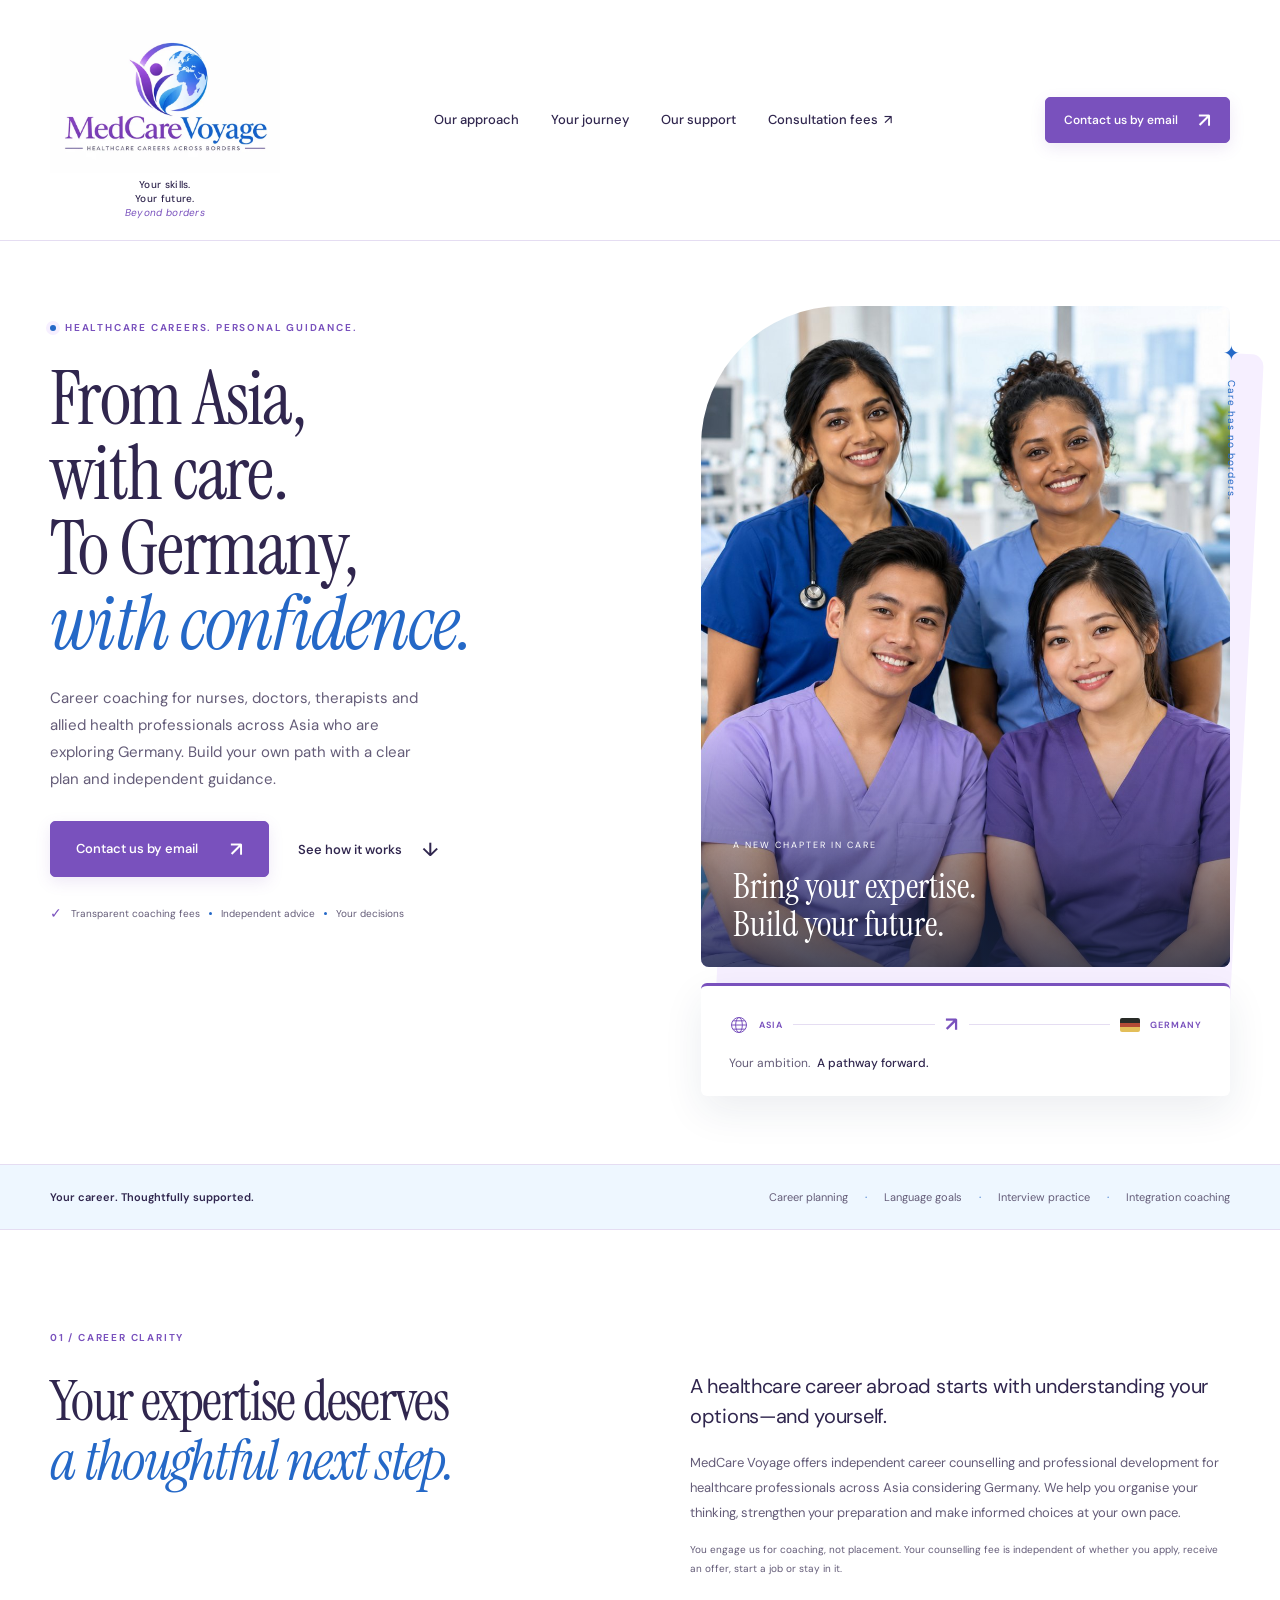
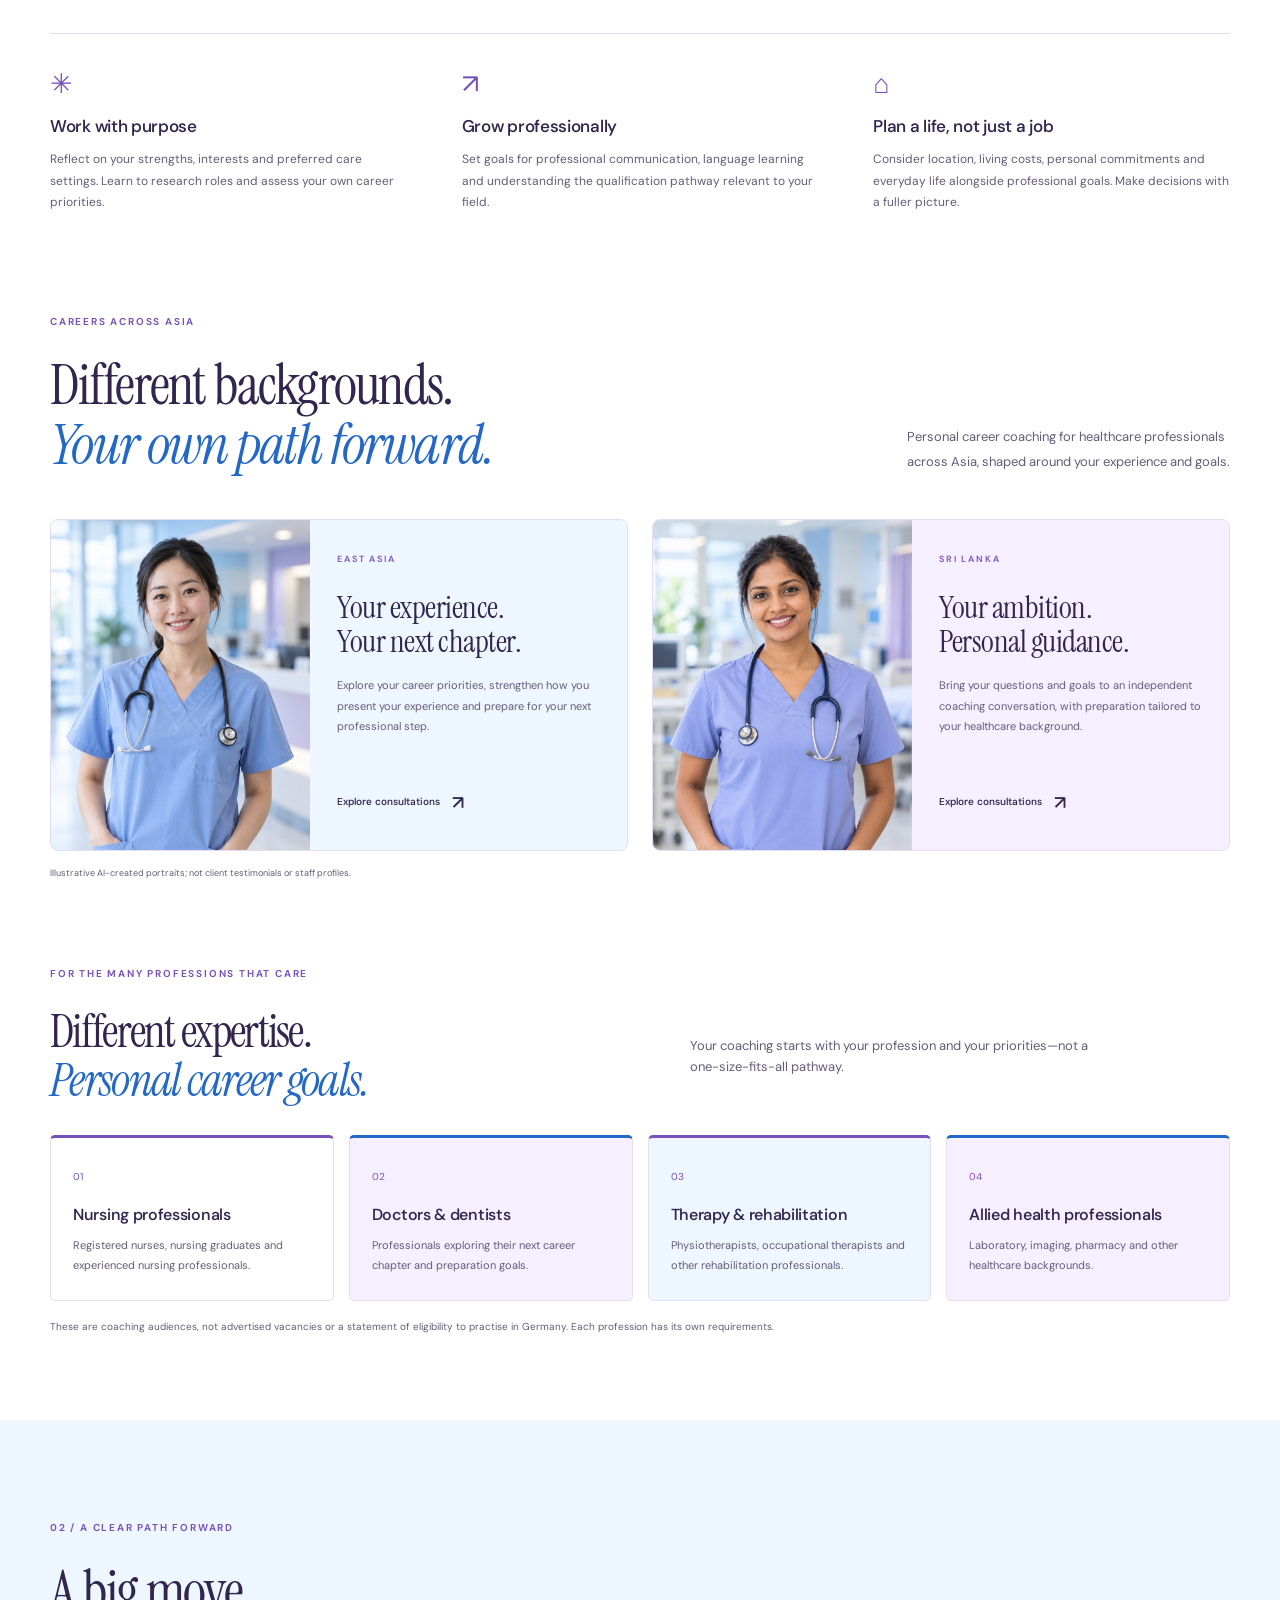
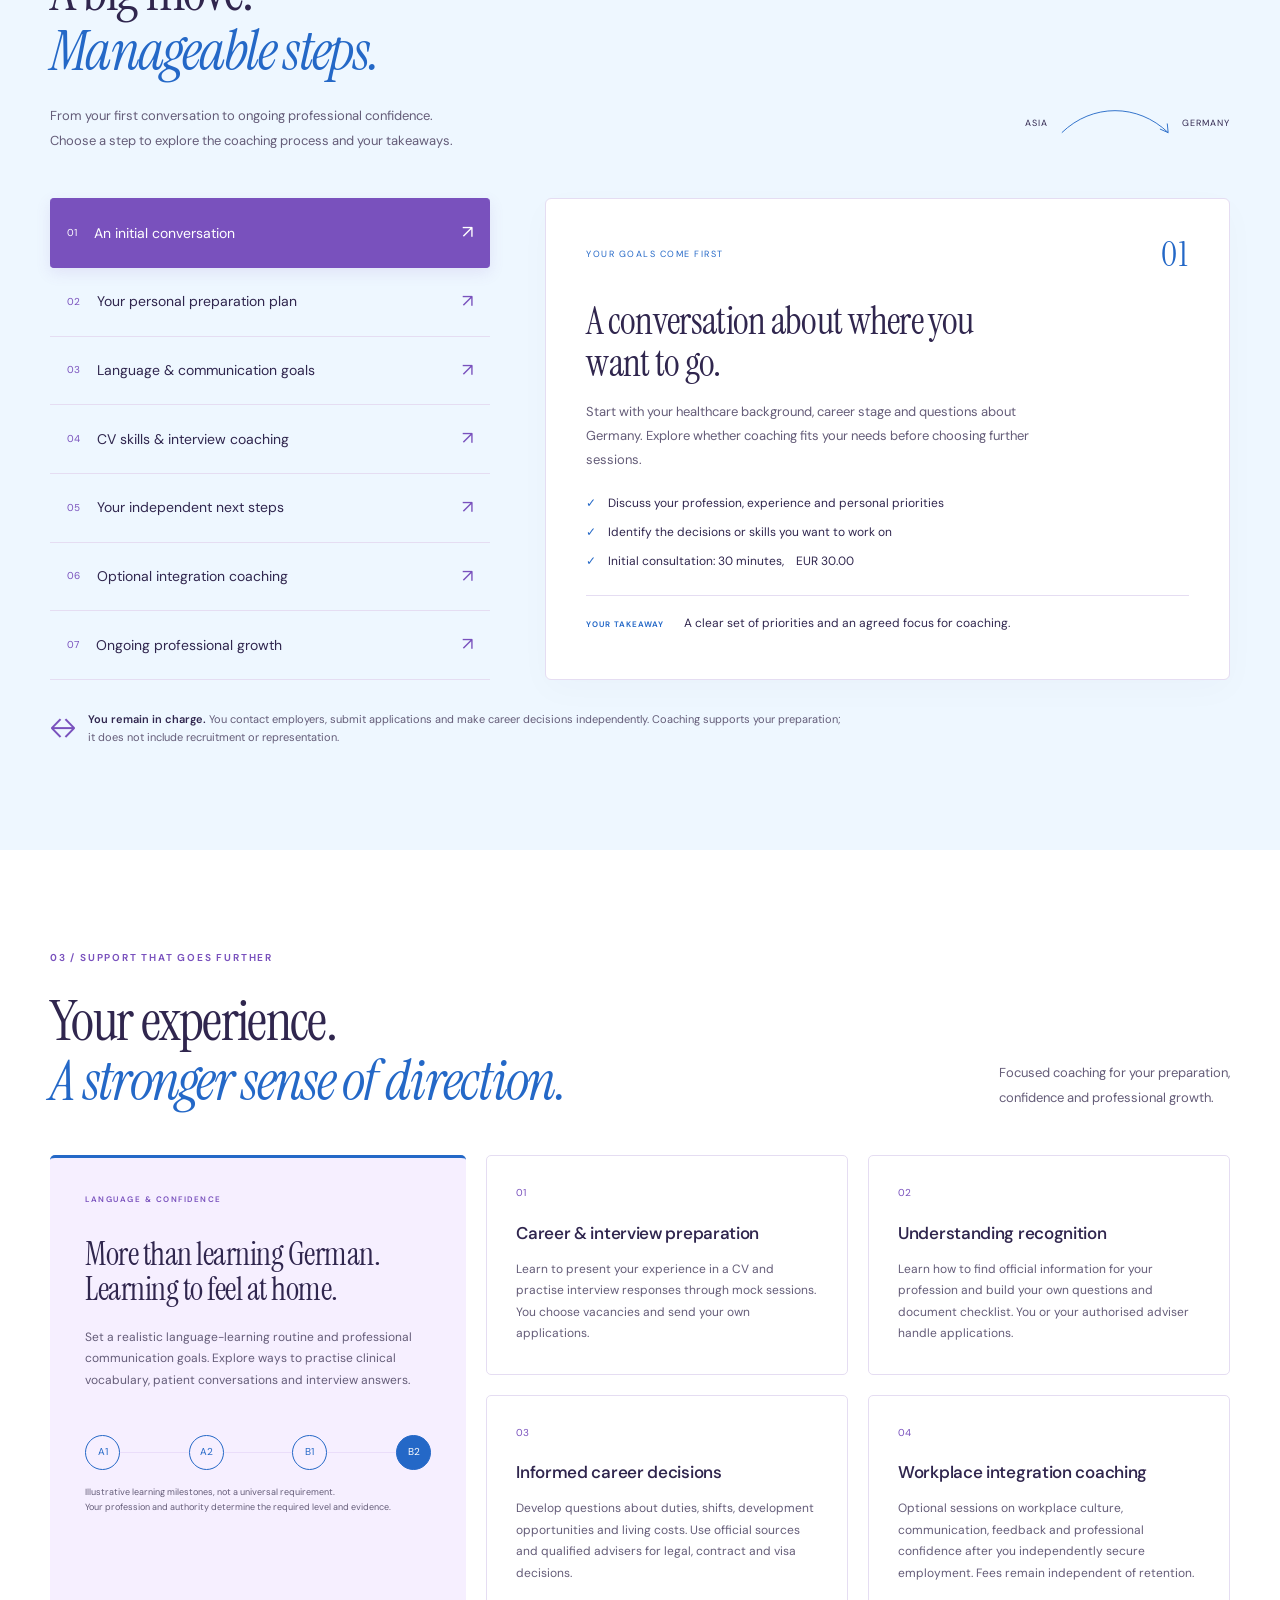
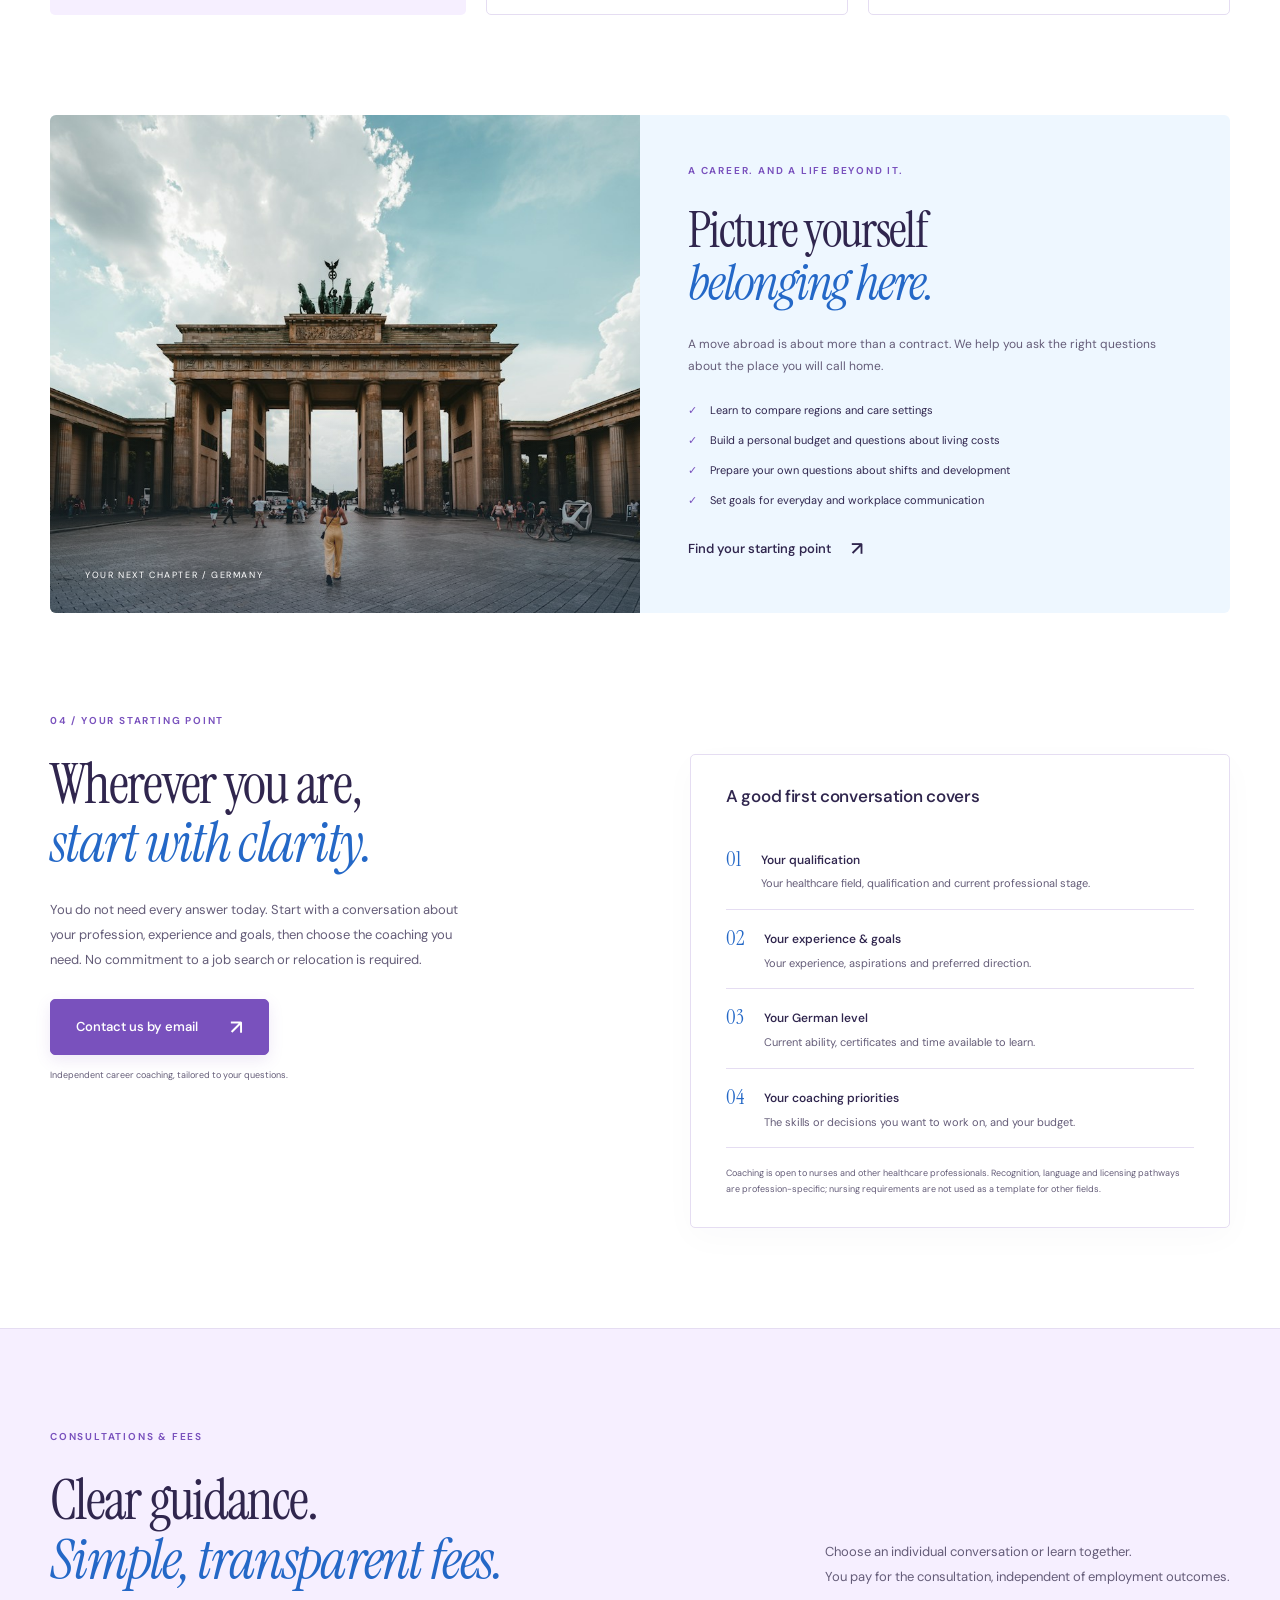
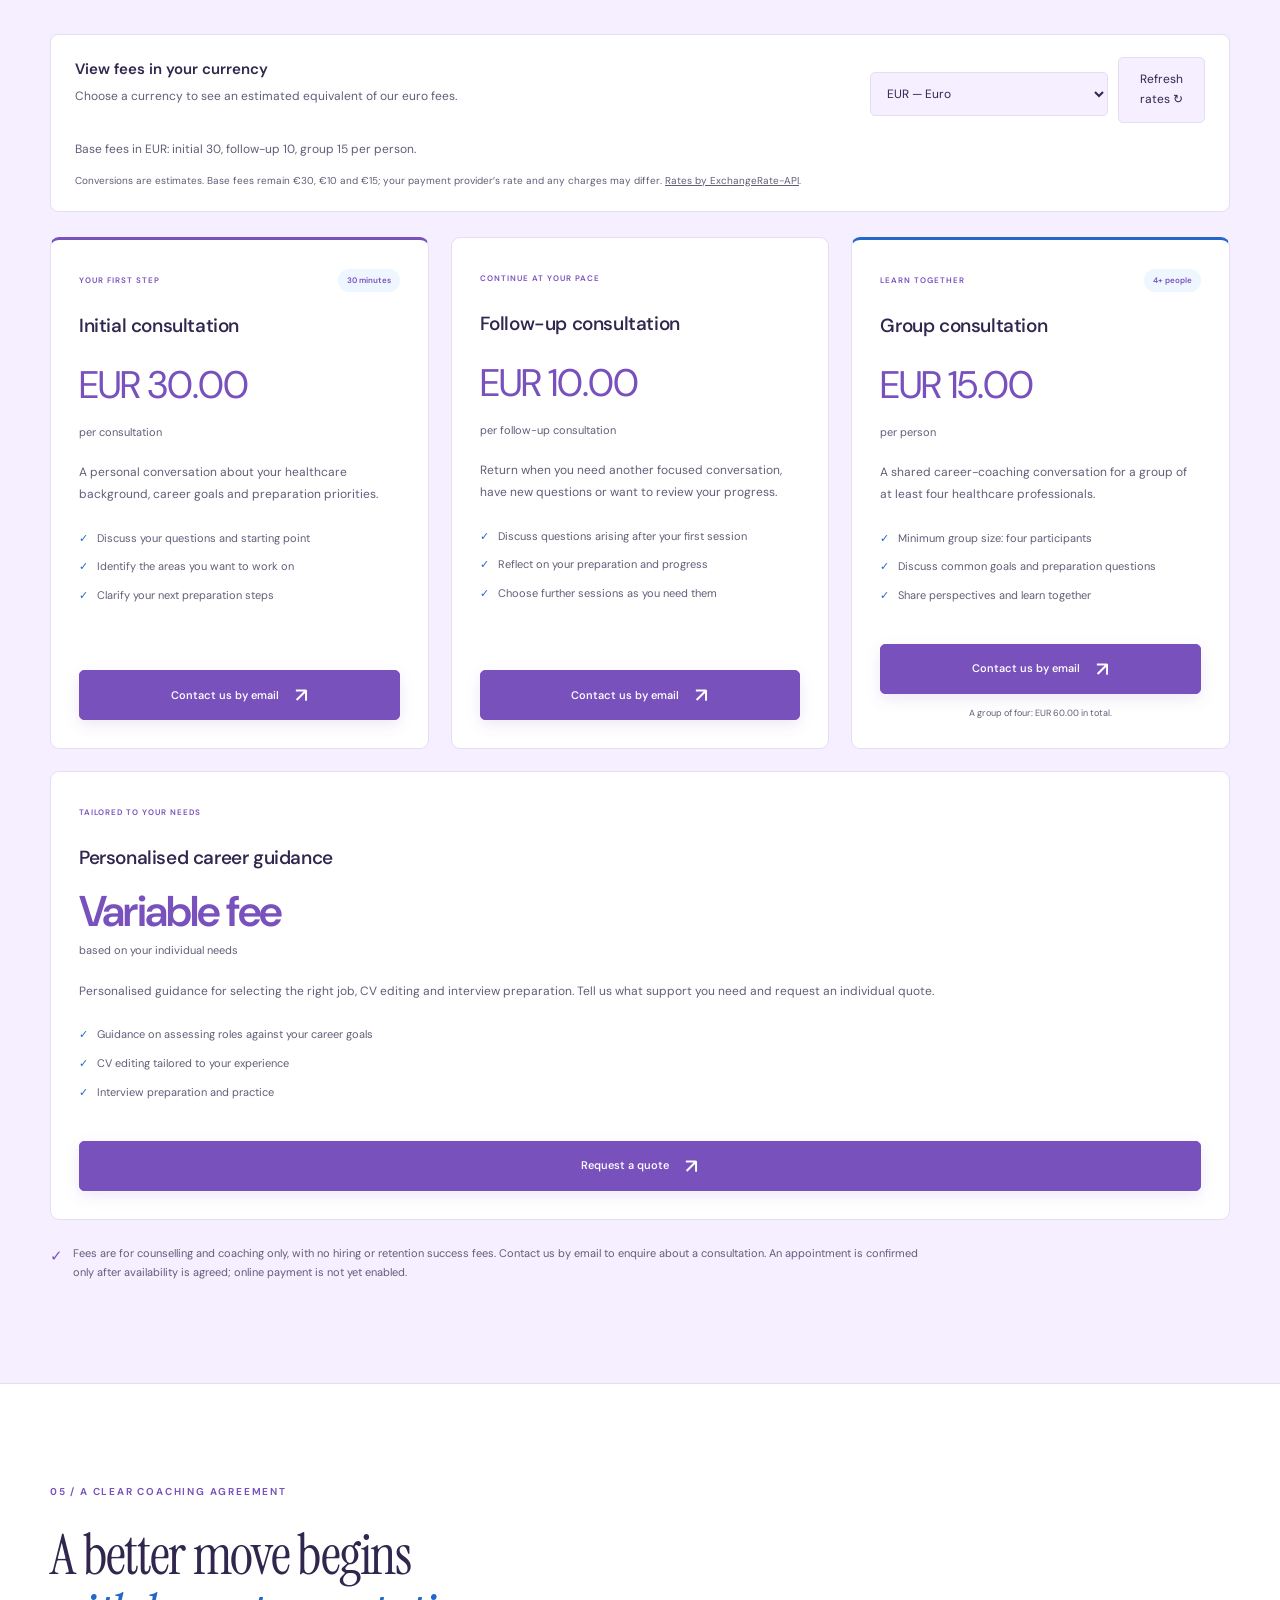
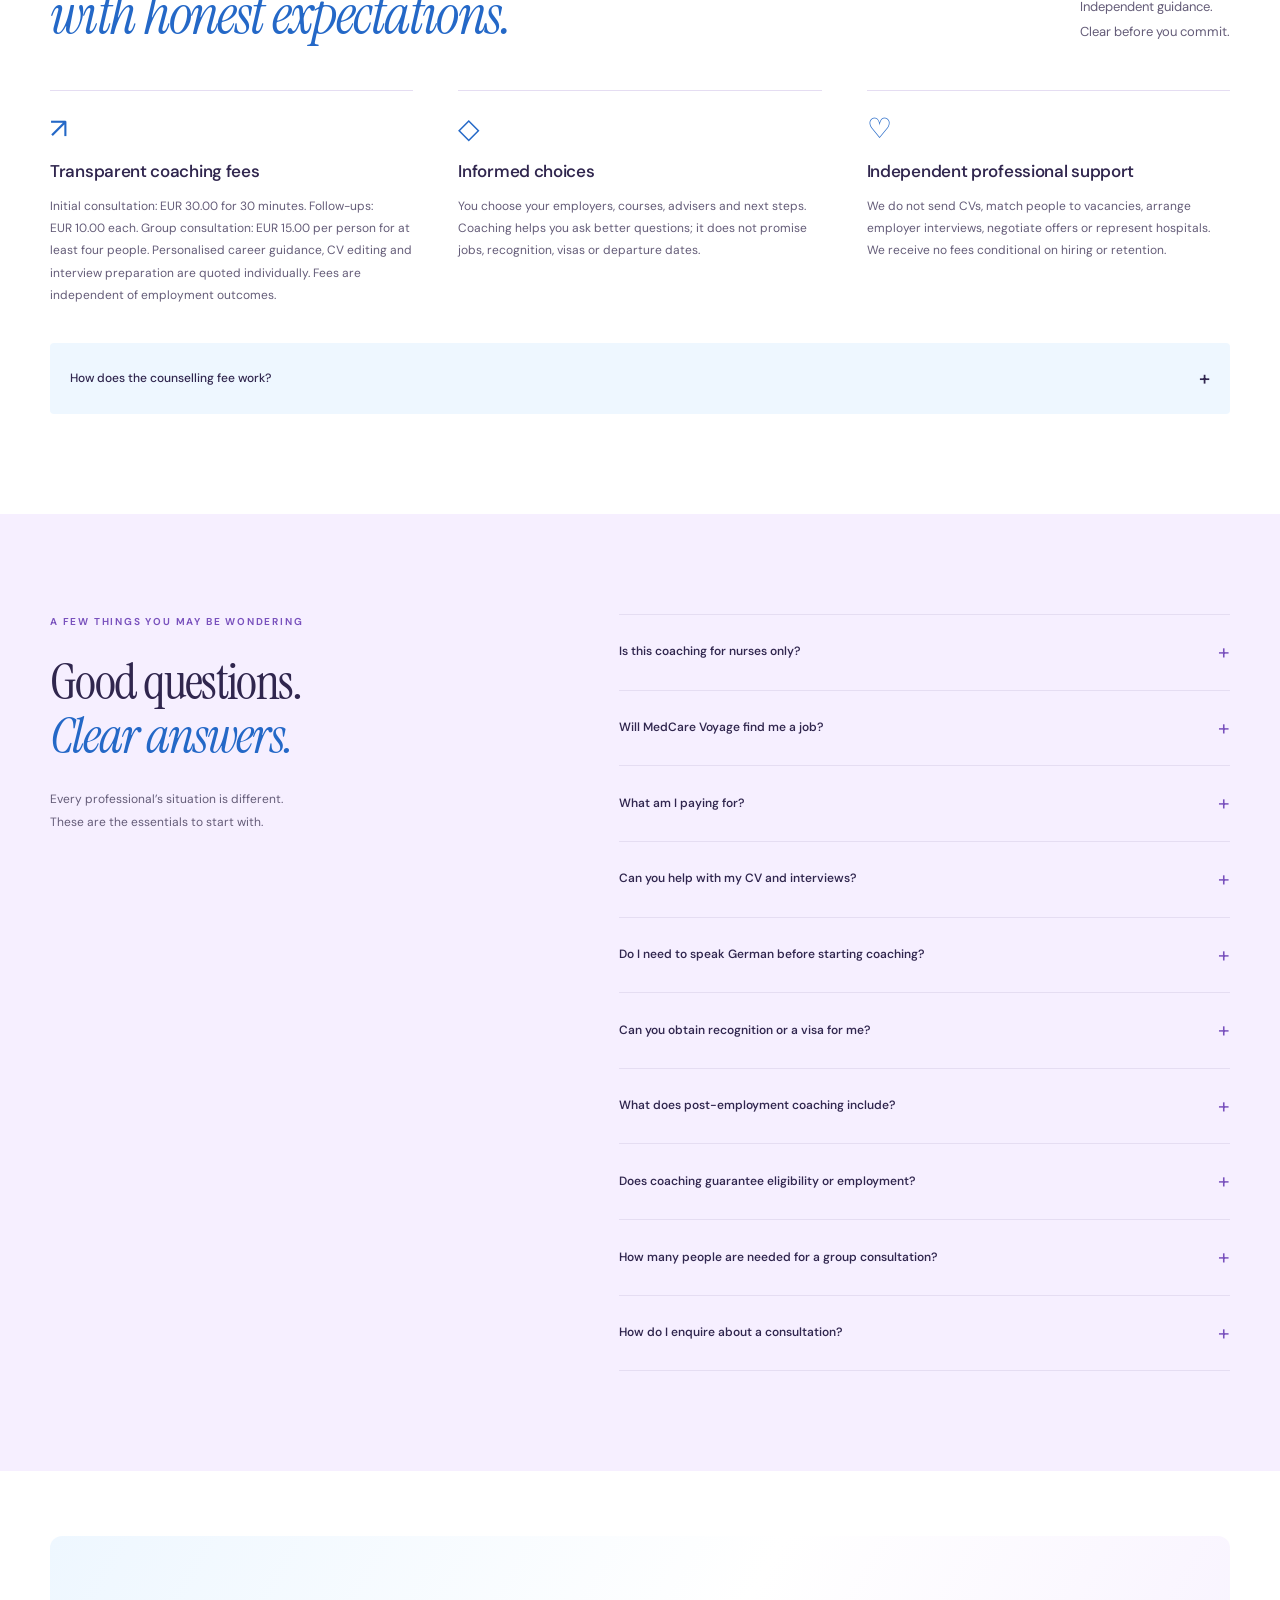
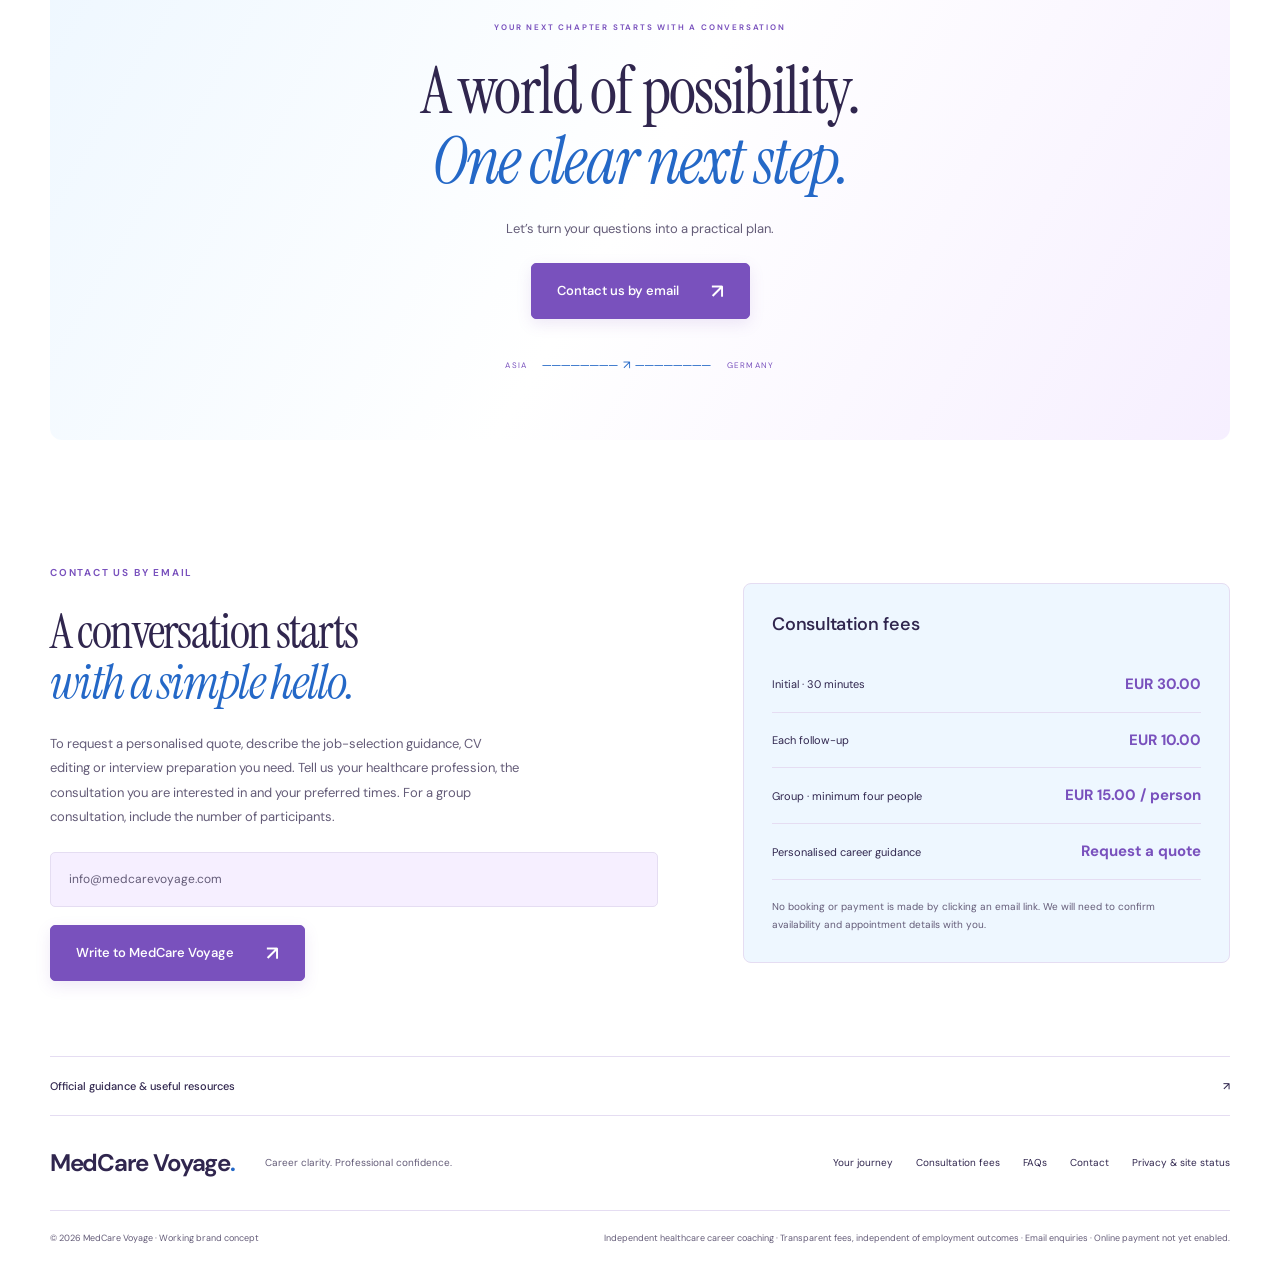
<file: public/index.html>
<!doctype html>
<html lang="en">
<head><meta charset="utf-8"><meta name="viewport" content="width=device-width, initial-scale=1"><meta name="theme-color" content="#7951bd"><title>MedCare Voyage — Career coaching for healthcare professionals</title><meta name="description" content="Independent career coaching for healthcare professionals across Asia exploring Germany. Consultations, tailored career guidance, preparation, interview practice and workplace integration coaching."><link rel="stylesheet" href="style.css"><link rel="stylesheet" href="colour-themes.css"><script>if(new URLSearchParams(location.search).get("palette")!=="blue")document.documentElement.dataset.palette="violet";</script><script src="site-config.js" defer></script><script src="app.js" defer></script><script src="currency.js" defer></script></head>
<body>
<a class="skip" href="#main">Skip to content</a>
<header><a class="brand brand-with-image" href="#" aria-label="MedCare Voyage home"><img class="brand-logo-image" src="assets/medcare-voyage-logo-v2.webp" alt="MedCare Voyage — Healthcare careers across borders" width="720" height="480"><span class="brand-tagline">Your skills.<br>Your future.<br><em>Beyond borders</em></span></a><nav aria-label="Main navigation"><a href="#why">Our approach</a><a href="#journey">Your journey</a><a href="#support">Our support</a><a href="#coaching">Consultation fees <span>↗</span></a></nav><a class="button small" href="mailto:info@medcarevoyage.com?subject=MedCare%20Voyage%20consultation%20enquiry&amp;body=Hello%20MedCare%20Voyage%2C%0A%0AI%20would%20like%20to%20enquire%20about%20a%20consultation.%0A%0AMy%20healthcare%20profession%3A%20%0APreferred%20dates%20and%20times%20(with%20time%20zone)%3A%20%0ANumber%20of%20participants%2C%20if%20a%20group%3A%20%0AQuestions%20I%20would%20like%20to%20discuss%3A%20%0A%0AThank%20you." data-email-link>Contact us by email <span>↗</span></a><button class="menu-toggle" aria-expanded="false" aria-label="Open navigation">☰</button></header>
<main id="main">
<section class="hero wrap">
<div class="hero-copy"><div class="eyebrow"><span class="live-dot"></span> HEALTHCARE CAREERS. PERSONAL GUIDANCE.</div><h1>From Asia,<br>with care.<br>To Germany,<br><em>with confidence.</em></h1><p>Career coaching for nurses, doctors, therapists and allied health professionals across Asia who are exploring Germany. Build your own path with a clear plan and independent guidance.</p><div class="hero-actions"><a class="button" href="mailto:info@medcarevoyage.com?subject=MedCare%20Voyage%20consultation%20enquiry&amp;body=Hello%20MedCare%20Voyage%2C%0A%0AI%20would%20like%20to%20enquire%20about%20a%20consultation.%0A%0AMy%20healthcare%20profession%3A%20%0APreferred%20dates%20and%20times%20(with%20time%20zone)%3A%20%0ANumber%20of%20participants%2C%20if%20a%20group%3A%20%0AQuestions%20I%20would%20like%20to%20discuss%3A%20%0A%0AThank%20you." data-email-link>Contact us by email <span>↗</span></a><a class="text-link" href="#journey">See how it works <span>↓</span></a></div><div class="hero-note"><span class="check">✓</span> Transparent coaching fees <i></i> Independent advice <i></i> Your decisions</div></div>
<div class="hero-visual"><div class="photo-frame"><img src="assets/asian-healthcare-team-v2.jpg" alt="AI-created illustrative group portrait of four healthcare professionals: three women and one Vietnamese man representing India, Sri Lanka, Vietnam and China" fetchpriority="high"><script src="portrait.js"></script><div class="photo-gradient"></div><div class="photo-caption"><span>A NEW CHAPTER IN CARE</span><p>Bring your expertise.<br>Build your future.</p></div></div><div class="route-card"><div class="route-top"><svg class="region-icon" viewBox="0 0 24 24" aria-hidden="true"><circle cx="12" cy="12" r="9"/><ellipse cx="12" cy="12" rx="4" ry="9"/><path d="M3 12h18M5 7h14M5 17h14"/></svg> ASIA <span class="route-line"></span><span class="route-plane">↗</span><span class="route-line"></span><span class="flag germany"></span> GERMANY</div><div class="route-bottom">Your ambition. <strong>A pathway forward.</strong></div></div><div class="visual-tag"><span>✦</span> Care has no borders.</div></div>
</section>
<div class="value-strip"><div class="wrap"><span>Your career. Thoughtfully supported.</span><p>Career planning <b>·</b> Language goals <b>·</b> Interview practice <b>·</b> Integration coaching</p></div></div>
<section class="intro wrap section" id="why"><div class="section-label">01 / CAREER CLARITY</div><div class="intro-grid"><h2>Your expertise deserves<br><em>a thoughtful next step.</em></h2><div><p class="lead">A healthcare career abroad starts with understanding your options—and yourself.</p><p>MedCare Voyage offers independent career counselling and professional development for healthcare professionals across Asia considering Germany. We help you organise your thinking, strengthen your preparation and make informed choices at your own pace.</p><p class="source-note">You engage us for coaching, not placement. Your counselling fee is independent of whether you apply, receive an offer, start a job or stay in it.</p></div></div><div class="opportunity-grid"><article><span class="line-icon">✳</span><h3>Work with purpose</h3><p>Reflect on your strengths, interests and preferred care settings. Learn to research roles and assess your own career priorities.</p></article><article><span class="line-icon">↗</span><h3>Grow professionally</h3><p>Set goals for professional communication, language learning and understanding the qualification pathway relevant to your field.</p></article><article><span class="line-icon">⌂</span><h3>Plan a life, not just a job</h3><p>Consider location, living costs, personal commitments and everyday life alongside professional goals. Make decisions with a fuller picture.</p></article></div></section>
<section class="asia-community wrap" id="across-asia"><div class="section-label">CAREERS ACROSS ASIA</div><div class="section-head"><h2>Different backgrounds.<br><em>Your own path forward.</em></h2><p>Personal career coaching for healthcare professionals<br>across Asia, shaped around your experience and goals.</p></div><div class="asia-portrait-grid"><article class="asia-portrait-card"><div class="asia-portrait-image"><img src="assets/east-asian-healthcare-professional.jpg" alt="AI-generated illustrative portrait of an East Asian healthcare professional in blue scrubs" loading="lazy"></div><div class="asia-portrait-copy"><span class="portrait-region">EAST ASIA</span><h3>Your experience.<br>Your next chapter.</h3><p>Explore your career priorities, strengthen how you present your experience and prepare for your next professional step.</p><a class="text-link" href="#coaching">Explore consultations <span>↗</span></a></div></article><article class="asia-portrait-card"><div class="asia-portrait-image"><img src="assets/sri-lankan-healthcare-professional-woman.jpg" alt="AI-generated illustrative portrait of a Sri Lankan woman healthcare professional in violet-blue scrubs" loading="lazy"></div><div class="asia-portrait-copy"><span class="portrait-region">SRI LANKA</span><h3>Your ambition.<br>Personal guidance.</h3><p>Bring your questions and goals to an independent coaching conversation, with preparation tailored to your healthcare background.</p><a class="text-link" href="#coaching">Explore consultations <span>↗</span></a></div></article></div><p class="portrait-illustration-note">Illustrative AI-created portraits; not client testimonials or staff profiles.</p></section>
<section class="professions wrap" id="professions"><div class="section-label">FOR THE MANY PROFESSIONS THAT CARE</div><div class="profession-intro"><h2>Different expertise.<br><em>Personal career goals.</em></h2><p>Your coaching starts with your profession and your priorities—not a one-size-fits-all pathway.</p></div><div class="profession-grid"><article><span>01</span><h3>Nursing professionals</h3><p>Registered nurses, nursing graduates and experienced nursing professionals.</p></article><article><span>02</span><h3>Doctors & dentists</h3><p>Professionals exploring their next career chapter and preparation goals.</p></article><article><span>03</span><h3>Therapy & rehabilitation</h3><p>Physiotherapists, occupational therapists and other rehabilitation professionals.</p></article><article><span>04</span><h3>Allied health professionals</h3><p>Laboratory, imaging, pharmacy and other healthcare backgrounds.</p></article></div><p class="profession-note">These are coaching audiences, not advertised vacancies or a statement of eligibility to practise in Germany. Each profession has its own requirements.</p></section>
<section class="journey section" id="journey"><div class="wrap"><div class="section-label">02 / A CLEAR PATH FORWARD</div><div class="section-head"><div><h2>A big move.<br><em>Manageable steps.</em></h2><p>From your first conversation to ongoing professional confidence.<br>Choose a step to explore the coaching process and your takeaways.</p></div><div class="journey-caption"><span>ASIA</span><svg viewBox="0 0 120 28" aria-hidden="true"><path d="M2 24C35-8 85-8 118 24"/><path d="m109 20 9 4-1-10"/></svg><span>GERMANY</span></div></div><div class="journey-layout"><div class="step-tabs" role="tablist" aria-label="Your pathway" aria-orientation="vertical"></div><div class="step-panel" role="tabpanel" id="step-panel" tabindex="0"></div></div><div class="journey-foot"><span>↔</span><p><strong>You remain in charge.</strong> You contact employers, submit applications and make career decisions independently. Coaching supports your preparation; it does not include recruitment or representation.</p></div></div></section>
<section class="support section wrap" id="support"><div class="section-label">03 / SUPPORT THAT GOES FURTHER</div><div class="section-head"><h2>Your experience.<br><em>A stronger sense of direction.</em></h2><p>Focused coaching for your preparation,<br>confidence and professional growth.</p></div><div class="support-grid"><article class="support-feature"><div class="mini-label">LANGUAGE & CONFIDENCE</div><h3>More than learning German.<br>Learning to feel at home.</h3><p>Set a realistic language-learning routine and professional communication goals. Explore ways to practise clinical vocabulary, patient conversations and interview answers.</p><div class="language-track"><span>A1</span><i></i><span>A2</span><i></i><span>B1</span><i></i><span class="active">B2</span></div><div class="language-foot">Illustrative learning milestones, not a universal requirement.<br>Your profession and authority determine the required level and evidence.</div></article><article><span class="card-number">01</span><h3>Career & interview preparation</h3><p>Learn to present your experience in a CV and practise interview responses through mock sessions. You choose vacancies and send your own applications.</p></article><article><span class="card-number">02</span><h3>Understanding recognition</h3><p>Learn how to find official information for your profession and build your own questions and document checklist. You or your authorised adviser handle applications.</p></article><article><span class="card-number">03</span><h3>Informed career decisions</h3><p>Develop questions about duties, shifts, development opportunities and living costs. Use official sources and qualified advisers for legal, contract and visa decisions.</p></article><article><span class="card-number">04</span><h3>Workplace integration coaching</h3><p>Optional sessions on workplace culture, communication, feedback and professional confidence after you independently secure employment. Fees remain independent of retention.</p></article></div></section>
<section class="life wrap"><div class="life-image"><img src="assets/germany.jpg" alt="Berlin cityscape with the television tower at sunset" loading="lazy"><span>YOUR NEXT CHAPTER / GERMANY</span></div><div class="life-copy"><div class="section-label">A CAREER. AND A LIFE BEYOND IT.</div><h2>Picture yourself<br><em>belonging here.</em></h2><p>A move abroad is about more than a contract. We help you ask the right questions about the place you will call home.</p><ul class="check-list"><li>Learn to compare regions and care settings</li><li>Build a personal budget and questions about living costs</li><li>Prepare your own questions about shifts and development</li><li>Set goals for everyday and workplace communication</li></ul><a href="#readiness" class="text-link">Find your starting point <span>↗</span></a></div></section>
<section class="readiness section wrap" id="readiness"><div class="section-label">04 / YOUR STARTING POINT</div><div class="readiness-grid"><div><h2>Wherever you are,<br><em>start with clarity.</em></h2><p>You do not need every answer today. Start with a conversation about your profession, experience and goals, then choose the coaching you need. No commitment to a job search or relocation is required.</p><a class="button" href="mailto:info@medcarevoyage.com?subject=MedCare%20Voyage%20consultation%20enquiry&amp;body=Hello%20MedCare%20Voyage%2C%0A%0AI%20would%20like%20to%20enquire%20about%20a%20consultation.%0A%0AMy%20healthcare%20profession%3A%20%0APreferred%20dates%20and%20times%20(with%20time%20zone)%3A%20%0ANumber%20of%20participants%2C%20if%20a%20group%3A%20%0AQuestions%20I%20would%20like%20to%20discuss%3A%20%0A%0AThank%20you." data-email-link>Contact us by email <span>↗</span></a><p class="small-print">Independent career coaching, tailored to your questions.</p></div><div class="readiness-card"><h3>A good first conversation covers</h3><ol><li><span>01</span><div><strong>Your qualification</strong><p>Your healthcare field, qualification and current professional stage.</p></div></li><li><span>02</span><div><strong>Your experience & goals</strong><p>Your experience, aspirations and preferred direction.</p></div></li><li><span>03</span><div><strong>Your German level</strong><p>Current ability, certificates and time available to learn.</p></div></li><li><span>04</span><div><strong>Your coaching priorities</strong><p>The skills or decisions you want to work on, and your budget.</p></div></li></ol><div class="card-note">Coaching is open to nurses and other healthcare professionals. Recognition, language and licensing pathways are profession-specific; nursing requirements are not used as a template for other fields.</div></div></div></section>
<section class="consultation-pricing section" id="coaching"><div class="wrap"><div class="section-label">CONSULTATIONS & FEES</div><div class="section-head"><div><h2>Clear guidance.<br><em>Simple, transparent fees.</em></h2></div><p>Choose an individual conversation or learn together.<br>You pay for the consultation, independent of employment outcomes.</p></div><div class="currency-tools"><div><label for="fee-currency">View fees in your currency</label><p>Choose a currency to see an estimated equivalent of our euro fees.</p></div><div class="currency-controls"><select id="fee-currency" aria-describedby="currency-status"><option value="EUR">EUR — Euro</option></select><button type="button" id="currency-refresh">Refresh rates ↻</button></div><p id="currency-status" role="status" aria-live="polite">Fees are shown in euros. Select a currency for the latest available daily rate.</p><small>Conversions are estimates. Base fees remain €30, €10 and €15; your payment provider’s rate and any charges may differ. <a href="https://www.exchangerate-api.com" target="_blank" rel="noopener">Rates by ExchangeRate-API</a>.</small></div><div class="pricing-grid">
<article class="pricing-card pricing-initial"><div class="pricing-topline"><span>YOUR FIRST STEP</span><span class="pricing-badge">30 minutes</span></div><h3>Initial consultation</h3><div class="consultation-price">€30<span>per consultation</span></div><p>A personal conversation about your healthcare background, career goals and preparation priorities.</p><ul><li>Discuss your questions and starting point</li><li>Identify the areas you want to work on</li><li>Clarify your next preparation steps</li></ul><a class="button" href="mailto:info@medcarevoyage.com?subject=MedCare%20Voyage%20consultation%20enquiry%20%E2%80%94%20Initial%20consultation%20%E2%80%94%20%E2%82%AC30&amp;body=Hello%20MedCare%20Voyage%2C%0A%0AI%20would%20like%20to%20enquire%20about%20Initial%20consultation%20%E2%80%94%20%E2%82%AC30.%0A%0AMy%20healthcare%20profession%3A%20%0APreferred%20dates%20and%20times%20(with%20time%20zone)%3A%20%0ANumber%20of%20participants%2C%20if%20a%20group%3A%20%0AQuestions%20I%20would%20like%20to%20discuss%3A%20%0A%0AThank%20you." data-email-link data-email-session="Initial consultation — €30">Contact us by email <span>↗</span></a></article>
<article class="pricing-card"><div class="pricing-topline"><span>CONTINUE AT YOUR PACE</span></div><h3>Follow-up consultation</h3><div class="consultation-price">€10<span>per follow-up consultation</span></div><p>Return when you need another focused conversation, have new questions or want to review your progress.</p><ul><li>Discuss questions arising after your first session</li><li>Reflect on your preparation and progress</li><li>Choose further sessions as you need them</li></ul><a class="button" href="mailto:info@medcarevoyage.com?subject=MedCare%20Voyage%20consultation%20enquiry%20%E2%80%94%20Follow-up%20consultation%20%E2%80%94%20%E2%82%AC10&amp;body=Hello%20MedCare%20Voyage%2C%0A%0AI%20would%20like%20to%20enquire%20about%20Follow-up%20consultation%20%E2%80%94%20%E2%82%AC10.%0A%0AMy%20healthcare%20profession%3A%20%0APreferred%20dates%20and%20times%20(with%20time%20zone)%3A%20%0ANumber%20of%20participants%2C%20if%20a%20group%3A%20%0AQuestions%20I%20would%20like%20to%20discuss%3A%20%0A%0AThank%20you." data-email-link data-email-session="Follow-up consultation — €10">Contact us by email <span>↗</span></a></article>
<article class="pricing-card pricing-group"><div class="pricing-topline"><span>LEARN TOGETHER</span><span class="pricing-badge">4+ people</span></div><h3>Group consultation</h3><div class="consultation-price">€15<span>per person</span></div><p>A shared career-coaching conversation for a group of at least four healthcare professionals.</p><ul><li>Minimum group size: four participants</li><li>Discuss common goals and preparation questions</li><li>Share perspectives and learn together</li></ul><a class="button" href="mailto:info@medcarevoyage.com?subject=MedCare%20Voyage%20consultation%20enquiry%20%E2%80%94%20Group%20consultation%20%E2%80%94%20%E2%82%AC15%20per%20person%20(minimum%204)&amp;body=Hello%20MedCare%20Voyage%2C%0A%0AI%20would%20like%20to%20enquire%20about%20Group%20consultation%20%E2%80%94%20%E2%82%AC15%20per%20person%20(minimum%204).%0A%0AMy%20healthcare%20profession%3A%20%0APreferred%20dates%20and%20times%20(with%20time%20zone)%3A%20%0ANumber%20of%20participants%2C%20if%20a%20group%3A%20%0AQuestions%20I%20would%20like%20to%20discuss%3A%20%0A%0AThank%20you." data-email-link data-email-session="Group consultation — €15 per person (minimum 4)">Contact us by email <span>↗</span></a><div class="group-price-note">A group of four: €60 in total.</div></article>
<article class="pricing-card" style="grid-column:1 / -1"><div class="pricing-topline"><span>TAILORED TO YOUR NEEDS</span></div><h3>Personalised career guidance</h3><div class="consultation-price">Variable fee<span>based on your individual needs</span></div><p>Personalised guidance for selecting the right job, CV editing and interview preparation. Tell us what support you need and request an individual quote.</p><ul><li>Guidance on assessing roles against your career goals</li><li>CV editing tailored to your experience</li><li>Interview preparation and practice</li></ul><a class="button" href="mailto:info@medcarevoyage.com?subject=MedCare%20Voyage%20consultation%20enquiry%20%E2%80%94%20Personalised%20career%20guidance%20%E2%80%94%20request%20a%20quote&amp;body=Hello%20MedCare%20Voyage%2C%0A%0AI%20would%20like%20to%20enquire%20about%20Personalised%20career%20guidance%20%E2%80%94%20request%20a%20quote.%0A%0AMy%20healthcare%20profession%3A%20%0APreferred%20dates%20and%20times%20(with%20time%20zone)%3A%20%0ANumber%20of%20participants%2C%20if%20a%20group%3A%20%0AQuestions%20I%20would%20like%20to%20discuss%3A%20%0A%0AThank%20you." data-email-link data-email-session="Personalised career guidance — request a quote">Request a quote <span>↗</span></a></article>
</div><div class="pricing-footnote"><span>✓</span><p>Fees are for counselling and coaching only, with no hiring or retention success fees. Contact us by email to enquire about a consultation. An appointment is confirmed only after availability is agreed; online payment is not yet enabled.</p></div></div></section>
<section class="principles section wrap"><div class="section-label">05 / A CLEAR COACHING AGREEMENT</div><div class="section-head"><h2>A better move begins<br><em>with honest expectations.</em></h2><p>Independent guidance.<br>Clear before you commit.</p></div><div class="principle-grid"><article><span>↗</span><h3>Transparent coaching fees</h3><p>Initial consultation: €30 for 30 minutes. Follow-ups: €10 each. Group consultation: €15 per person for at least four people. Personalised career guidance, CV editing and interview preparation are quoted individually. Fees are independent of employment outcomes.</p></article><article><span>◇</span><h3>Informed choices</h3><p>You choose your employers, courses, advisers and next steps. Coaching helps you ask better questions; it does not promise jobs, recognition, visas or departure dates.</p></article><article><span>♡</span><h3>Independent professional support</h3><p>We do not send CVs, match people to vacancies, arrange employer interviews, negotiate offers or represent hospitals. We receive no fees conditional on hiring or retention.</p></article></div><details class="cost-details"><summary>How does the counselling fee work? <span>+</span></summary><div><p>The initial consultation costs €30 and lasts 30 minutes. Each follow-up consultation costs €10. Group consultations cost €15 per person and require at least four participants. Personalised guidance for job selection, CV editing and interview preparation is charged according to your individual needs; request a quote before agreeing to the service. Fees are for the consultation or coaching delivered, independent of job applications, offers, hiring or retention. Courses, exams, translations, official applications and travel arranged separately have their own costs. Live booking and payment are not yet enabled.</p></div></details></section>
<section class="faq section" id="faq"><div class="wrap faq-layout"><div><div class="section-label">A FEW THINGS YOU MAY BE WONDERING</div><h2>Good questions.<br><em>Clear answers.</em></h2><p>Every professional’s situation is different.<br>These are the essentials to start with.</p></div><div class="faq-items">
<details><summary>Is this coaching for nurses only?<span>+</span></summary><p>No. We welcome nurses, doctors, dentists, therapists and allied health professionals, including people at different career stages. The conversation is tailored to your field. It does not establish that your qualification is eligible for a particular role or licence in Germany.</p></details>
<details><summary>Will MedCare Voyage find me a job?<span>+</span></summary><p>No. We provide independent career counselling and coaching. We do not match you to vacancies, forward CVs, arrange employer interviews, negotiate offers or represent employers. You research opportunities, contact employers and submit applications yourself.</p></details>
<details><summary>What am I paying for?<span>+</span></summary><div class="faq-coaching-answer"><p><strong>Find a career direction that fits you.</strong></p><p>Our personalised career counselling helps you explore job roles that suit your qualifications, experience, interests and goals. By reviewing your CV and understanding your strengths, we help you identify suitable opportunities and plan your next steps with confidence.</p><p>Choose the support you need:</p><ul><li><strong>Initial consultation:</strong> €30 for 30 minutes to discuss your background, explore career options and identify practical next steps.</li><li><strong>Follow-up consultation:</strong> €10 per session for continued guidance as your plans develop.</li><li><strong>Group consultation:</strong> €15 per person, with a minimum of four participants.</li><li><strong>Tailored career coaching:</strong> Personalised support with job selection, CV editing and interview preparation. Fees depend on your individual needs—contact us for a quote.</li></ul><p>You pay for our coaching time and guidance. Payment is independent of job applications, offers, hiring decisions or continued employment.</p></div></details>
<details><summary>Can you help with my CV and interviews?<span>+</span></summary><p>Yes. Coaching can cover how to structure your CV, explain your experience and practise interview answers. Mock interviews are learning sessions; they are not interviews with employers. You prepare and send your own applications.</p></details>
<details><summary>Do I need to speak German before starting coaching?<span>+</span></summary><p>No. You can begin by exploring your goals and building a language-learning plan. Required levels, accepted certificates and professional language examinations depend on your profession and pathway. Confirm these with the relevant authority; no single language level is presented as suitable for every healthcare role.</p></details>
<details><summary>Can you obtain recognition or a visa for me?<span>+</span></summary><p>No. We explain how to find official information and help you identify questions and preparation priorities. You or an appropriately authorised adviser handle applications and legal advice. Authorities decide recognition, licensing and immigration outcomes.</p></details>
<details><summary>What does post-employment coaching include?<span>+</span></summary><p>Optional sessions on professional communication, workplace culture, feedback, adapting to a new team and your longer-term development goals. You engage us independently. We do not manage your employment or charge according to how long you remain in a job.</p></details>
<details><summary>Does coaching guarantee eligibility or employment?<span>+</span></summary><p>No. Coaching is educational professional support, not a job offer, eligibility assessment, placement or guarantee of an official decision. You decide which actions to take and can seek specialist advice where needed.</p></details>
<details><summary>How many people are needed for a group consultation?<span>+</span></summary><p>A group consultation requires at least four participants and costs €15 per person. For example, four participants pay €60 in total. Each participant’s fee is for the group consultation, independent of employment outcomes.</p></details>
<details><summary>How do I enquire about a consultation?<span>+</span></summary><p>Email info@medcarevoyage.com or use the email contact option to enquire about your preferred consultation and availability. Emailing does not automatically confirm an appointment. Online payments are not yet enabled, and no payment is collected through this website.</p></details>
</div></div></section>
<section class="final-cta wrap"><div class="eyebrow">YOUR NEXT CHAPTER STARTS WITH A CONVERSATION</div><h2>A world of possibility.<br><em>One clear next step.</em></h2><p>Let’s turn your questions into a practical plan.</p><a class="button" href="mailto:info@medcarevoyage.com?subject=MedCare%20Voyage%20consultation%20enquiry&amp;body=Hello%20MedCare%20Voyage%2C%0A%0AI%20would%20like%20to%20enquire%20about%20a%20consultation.%0A%0AMy%20healthcare%20profession%3A%20%0APreferred%20dates%20and%20times%20(with%20time%20zone)%3A%20%0ANumber%20of%20participants%2C%20if%20a%20group%3A%20%0AQuestions%20I%20would%20like%20to%20discuss%3A%20%0A%0AThank%20you." data-email-link>Contact us by email <span>↗</span></a><div class="cta-route">ASIA <span>──────── ↗ ────────</span> GERMANY</div></section>
<section class="contact-section wrap" id="contact"><div><div class="section-label">CONTACT US BY EMAIL</div><h2>A conversation starts<br><em>with a simple hello.</em></h2><p>To request a personalised quote, describe the job-selection guidance, CV editing or interview preparation you need. Tell us your healthcare profession, the consultation you are interested in and your preferred times. For a group consultation, include the number of participants.</p><div class="contact-status" id="contact-status" role="status"><a href="mailto:info@medcarevoyage.com">info@medcarevoyage.com</a></div><a class="button contact-email-button" id="contact-email-button" href="mailto:info@medcarevoyage.com">Write to MedCare Voyage <span>↗</span></a></div><aside class="contact-summary"><h3>Consultation fees</h3><div><span>Initial · 30 minutes</span><strong>€30</strong></div><div><span>Each follow-up</span><strong>€10</strong></div><div><span>Group · minimum four people</span><strong>€15 / person</strong></div><div><span>Personalised career guidance</span><strong>Request a quote</strong></div><p>No booking or payment is made by clicking an email link. We will need to confirm availability and appointment details with you.</p></aside></section>
<section class="resources wrap"><details><summary>Official guidance & useful resources <span>↗</span></summary><div class="resource-grid"><a href="https://www.make-it-in-germany.com/en/" target="_blank" rel="noopener">Working & living in Germany <span>↗</span><small>Official career, language & relocation information</small></a><a href="https://www.anerkennung-in-deutschland.de/html/en/index.php" target="_blank" rel="noopener">Recognition in Germany <span>↗</span><small>Find your profession & competent authority</small></a><a href="https://www.auswaertiges-amt.de/en/about-us/auslandsvertretungen" target="_blank" rel="noopener">German Missions Abroad <span>↗</span><small>Find the German mission responsible for your country</small></a><a href="https://www.make-it-in-germany.com/en/living-in-germany" target="_blank" rel="noopener">Everyday life in Germany <span>↗</span><small>Official information to support your independent planning</small></a></div><p>Use official sources to confirm the current requirements for your profession. Coaching is educational and does not replace individual immigration, legal or professional licensing advice. Independent service concept; no official affiliation.</p></details></section>
</main><footer class="wrap"><div class="footer-top"><a class="brand" href="#">MedCare Voyage<span class="brand-dot">.</span></a><span>Career clarity. Professional confidence.</span><div><a href="#journey">Your journey</a><a href="#coaching">Consultation fees</a><a href="#faq">FAQs</a><a href="#contact">Contact</a><button class="footer-link" id="privacy">Privacy & site status</button></div></div><div class="footer-bottom"><span>© 2026 MedCare Voyage · Working brand concept</span><p>Independent healthcare career coaching · Transparent fees, independent of employment outcomes · Email enquiries · Online payment not yet enabled.</p></div></footer>
<dialog id="privacy-dialog" aria-label="Privacy and site status"><button class="close-dialog" aria-label="Close privacy information">×</button><div class="modal-eyebrow">PRIVACY & SITE STATUS</div><h2>Your enquiries.<br><em>Handled with care.</em></h2><p>When active, email links open your own email application. No email is sent automatically. Your email provider handles messages you choose to send, and we receive the information you include. Please avoid sending passports, medical records or other sensitive documents in an initial enquiry.</p><p>This site is a working service concept. The operator’s legal identity, contact channel, service agreement and full privacy notice must be confirmed before live counselling enquiries begin.</p><p>The optional currency converter requests exchange rates from ExchangeRate-API; your browser connects to that provider when you select a non-euro currency or refresh its rates. Your currency preference is saved in this browser when storage is available. There are no document uploads or analytics added by this website. Hosting services may process technical access logs. External official guidance links have their own privacy policies.</p></dialog>
</body></html>
</file>
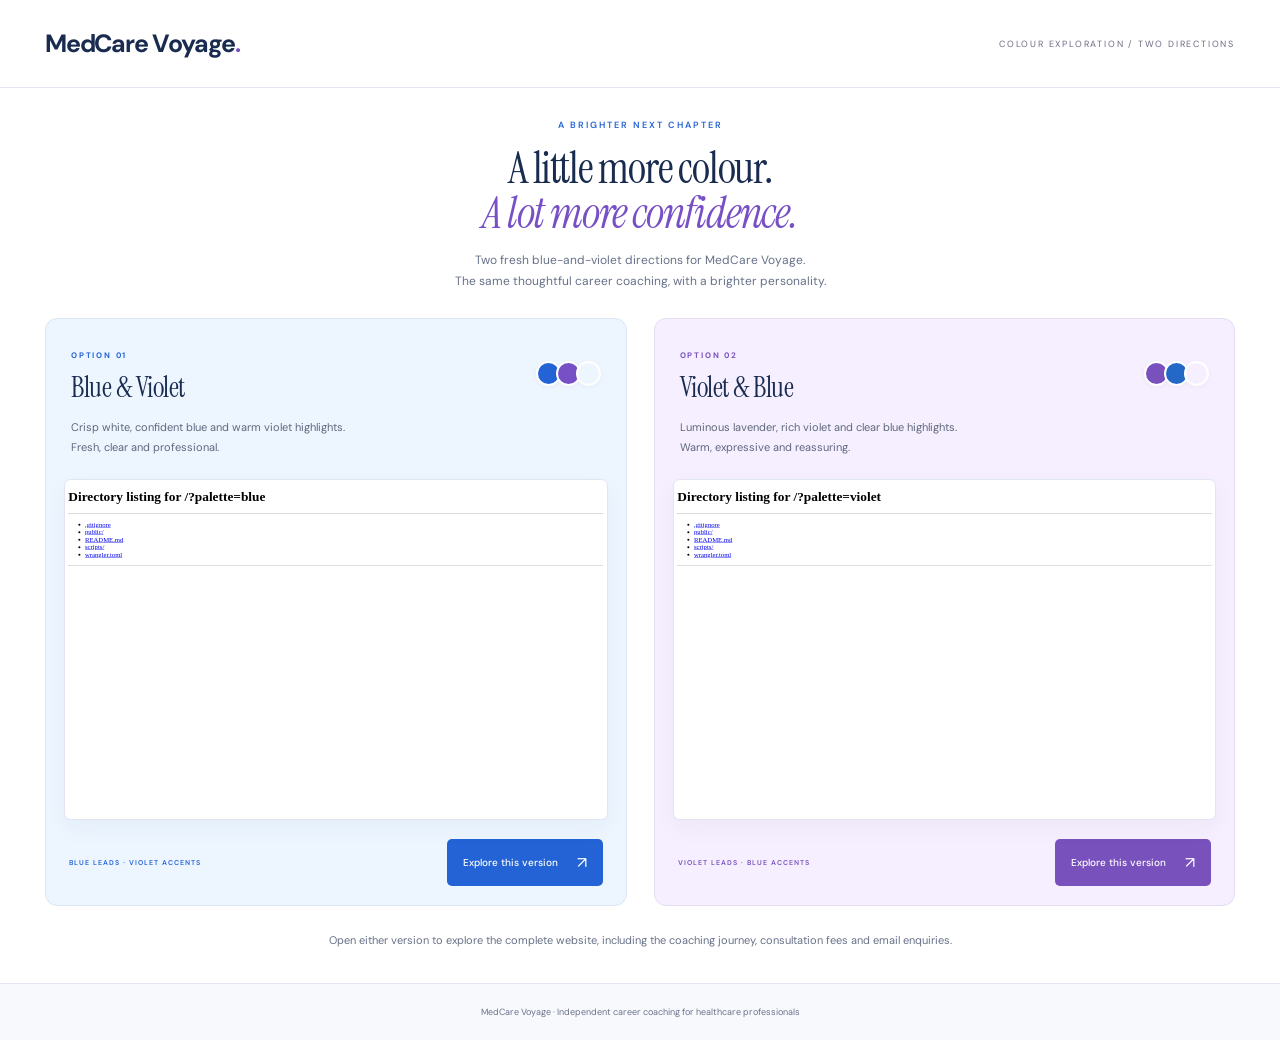
<file: public/colours.html>
<!doctype html><html lang="en"><head><meta charset="utf-8"><meta name="viewport" content="width=device-width, initial-scale=1"><title>MedCare Voyage — Two colour directions</title><meta name="theme-color" content="#ffffff"><link rel="stylesheet" href="colour-comparison.css"></head><body>
<header><a class="logo" href="/">MedCare Voyage<span>.</span></a><span>COLOUR EXPLORATION / TWO DIRECTIONS</span></header>
<main><div class="intro"><span class="eyebrow">A BRIGHTER NEXT CHAPTER</span><h1>A little more colour.<br><em>A lot more confidence.</em></h1><p>Two fresh blue-and-violet directions for MedCare Voyage.<br>The same thoughtful career coaching, with a brighter personality.</p></div>
<div class="options"><article class="option blue"><div class="option-heading"><div><span class="number">OPTION 01</span><h2>Blue & Violet</h2></div><div class="swatches" aria-label="Royal blue, violet and sky blue"><i style="background:#2463d5"></i><i style="background:#7850c6"></i><i style="background:#edf6ff"></i></div></div><p class="description">Crisp white, confident blue and warm violet highlights.<br>Fresh, clear and professional.</p><a class="preview-link" href="/?palette=blue" aria-label="Explore option 1, Blue and Violet"><div class="preview"><iframe src="/?palette=blue" title="Option 1: Blue and Violet website preview" tabindex="-1" loading="eager"></iframe></div></a><div class="option-footer"><span>BLUE LEADS · VIOLET ACCENTS</span><a class="button" href="/?palette=blue">Explore this version <b>↗</b></a></div></article>
<article class="option violet"><div class="option-heading"><div><span class="number">OPTION 02</span><h2>Violet & Blue</h2></div><div class="swatches" aria-label="Violet, blue and lavender"><i style="background:#7951bd"></i><i style="background:#2468c7"></i><i style="background:#f6efff"></i></div></div><p class="description">Luminous lavender, rich violet and clear blue highlights.<br>Warm, expressive and reassuring.</p><a class="preview-link" href="/?palette=violet" aria-label="Explore option 2, Violet and Blue"><div class="preview"><iframe src="/?palette=violet" title="Option 2: Violet and Blue website preview" tabindex="-1" loading="eager"></iframe></div></a><div class="option-footer"><span>VIOLET LEADS · BLUE ACCENTS</span><a class="button" href="/?palette=violet">Explore this version <b>↗</b></a></div></article></div>
<p class="closing">Open either version to explore the complete website, including the coaching journey, consultation fees and email enquiries.</p></main><footer>MedCare Voyage · Independent career coaching for healthcare professionals</footer><script src="colour-comparison.js"></script></body></html>
</file>
<file: public/style.css>
@import url('https://fonts.googleapis.com/css2?family=DM+Sans:wght@400;450;500;550;600;650;700&family=Instrument+Serif:ital@0;1&display=swap');
:root{--paper:#f1f7fd;--green:#233f61;--muted:#4f6580;--lime:#b5ceea;--line:#c4d7eb;--serif:'Instrument Serif',Georgia,serif;--sans:'DM Sans',Arial,sans-serif}*{box-sizing:border-box}html{scroll-behavior:smooth;scroll-padding-top:105px}body{margin:0;background:var(--paper);color:var(--green);font-family:var(--sans);font-size:15px;line-height:1.65}button,a,input,select{ -webkit-tap-highlight-color:transparent}button,input,select{font:inherit}button,a{touch-action:manipulation}button{cursor:pointer}a{color:inherit;text-decoration:none}button{color:inherit}img{display:block;width:100%;height:100%;object-fit:cover}button:focus-visible,a:focus-visible,summary:focus-visible,input:focus-visible,select:focus-visible,[tabindex]:focus-visible{outline:3px solid #526e91;outline-offset:5px}.wrap{width:min(1240px,calc(100% - 100px));margin:auto}header{height:99px;padding:0 50px;max-width:1540px;margin:auto;display:flex;align-items:center;justify-content:space-between;gap:25px;border-bottom:1px solid var(--line)}.brand{display:inline-flex;align-items:center;font-size:28px;letter-spacing:-1.3px;font-weight:650;line-height:1}.brand svg{width:35px;height:35px;stroke:var(--green);fill:none;stroke-width:2;margin-right:9px}.brand-dot{color:#526e91}nav{display:flex;gap:32px;font-size:13px;font-weight:500}nav a:hover,.footer-top a:hover{color:#526e91}nav a span{margin-left:3px}.button{display:inline-flex;align-items:center;justify-content:center;gap:32px;padding:17px 25px;background:var(--green);color:white;border:1px solid var(--green);border-radius:5px;font-size:13px;font-weight:550;line-height:1.4;transition:background .2s,transform .2s}.button:hover{background:#34577c;transform:translateY(-2px)}.button span{font-size:20px;line-height:1}.button.small{padding:12px 18px;gap:20px;font-size:12px}.button.light{background:var(--lime);border-color:var(--lime);color:var(--green)}.button.light:hover{background:#cddff3}.menu-toggle{display:none;background:transparent;border:0;font-size:24px}.skip{position:absolute;top:-80px;background:var(--green);color:white;padding:10px;z-index:100}.skip:focus{top:0}.hero{display:grid;grid-template-columns:1.05fr 1fr;gap:65px;padding-top:65px;padding-bottom:68px}.hero-copy{padding-top:14px}.eyebrow,.section-label{font-size:10px;letter-spacing:1.8px;font-weight:650;line-height:1.5}.eyebrow{display:flex;align-items:center;gap:9px}.live-dot{width:6px;height:6px;border-radius:50%;background:#526e91}h1,h2,h3,p{margin:0}h1,h2{font-family:var(--serif);font-weight:400;letter-spacing:-1.7px;line-height:.99}h1{font-size:clamp(60px,5.9vw,85px);margin:26px 0 25px}em{font-weight:400;color:#526e91}h1 em{white-space:nowrap}p{color:var(--muted)}.hero-copy>p{font-size:15px;max-width:370px;line-height:1.8}.hero-actions{display:flex;gap:29px;align-items:center;margin-top:28px}.text-link{font-weight:550;font-size:13px;display:inline-flex;align-items:center;gap:20px}.text-link span{font-size:19px}.text-link:hover{text-decoration:underline;text-underline-offset:5px}.hero-note{font-size:10px;color:var(--muted);display:flex;align-items:center;gap:9px;margin-top:25px}.hero-note i{width:3px;height:3px;background:#b5ceea;border-radius:100%}.check{color:var(--green);font-size:14px}.hero-visual{position:relative;padding:0 0 27px 15px}.photo-frame{height:560px;overflow:hidden;position:relative;border-radius:140px 8px 8px 8px}.photo-frame img{object-position:52% 34%}.photo-gradient{position:absolute;inset:45% 0 0;background:linear-gradient(transparent,rgba(25,51,83,.78))}.photo-caption{position:absolute;bottom:72px;left:32px;color:white}.photo-caption span{font-size:9px;letter-spacing:2px}.photo-caption p{font-family:var(--serif);font-size:35px;color:white;line-height:1.08;margin-top:12px}.route-card{position:absolute;bottom:0;left:-15px;right:38px;background:white;padding:22px 28px;border-radius:6px;box-shadow:0 10px 35px #233f6110}.route-top{display:flex;align-items:center;gap:10px;font-size:9px;letter-spacing:1px;font-weight:650}.flag{display:block;flex-shrink:0;width:20px;height:14px;border-radius:2px;position:relative}.india{background:linear-gradient(#e89a5c 33%,#fff 33%,#fff 66%,#5b7d51 66%);border:1px solid #eee}.india:after{content:'◦';position:absolute;color:#2b4383;top:-3px;left:7px;font-size:11px}.germany{background:linear-gradient(#282b27 33%,#b34b36 33%,#b34b36 66%,#e3be59 66%)}.route-line{height:1px;background:var(--line);flex:1}.route-plane{font-size:20px}.route-bottom{margin-top:13px;font-size:12px;color:#526e91}.route-bottom strong{font-weight:500;color:var(--green);margin-left:4px}.visual-tag{position:absolute;right:-17px;top:35px;writing-mode:vertical-rl;font-size:10px;letter-spacing:1px}.visual-tag span{margin-bottom:10px;font-size:20px}.value-strip{border-top:1px solid var(--line);border-bottom:1px solid var(--line);background:#e1edf9}.value-strip .wrap{display:flex;align-items:center;justify-content:space-between;gap:20px;padding:23px 0;font-size:11px}.value-strip span{font-weight:600}.value-strip p{font-size:11px}.value-strip b{font-weight:400;margin:0 14px;color:#526e91}.section{padding-top:100px;padding-bottom:100px}.section-label{color:#526e91;margin-bottom:26px}h2{font-size:clamp(42px,4.4vw,59px);line-height:1.06}h3{font-weight:550;letter-spacing:-.3px;font-size:18px;line-height:1.4}.intro-grid{display:grid;grid-template-columns:1fr 1fr;gap:100px}.lead{font-size:20px;color:var(--green);line-height:1.5;margin-bottom:20px;letter-spacing:-.3px}.intro-grid p:not(.lead){font-size:13px;line-height:1.9}.intro-grid .source-note{font-size:10px!important;color:#526e91;margin-top:15px}.opportunity-grid{display:grid;grid-template-columns:repeat(3,1fr);gap:55px;margin-top:55px;padding-top:36px;border-top:1px solid var(--line)}.line-icon{font-size:27px;line-height:1;display:block;margin-bottom:18px;color:#526e91}.opportunity-grid h3{font-size:17px;margin-bottom:10px}.opportunity-grid p{font-size:12px;line-height:1.8}.journey{background:#e1edf9}.section-head{display:flex;align-items:flex-end;justify-content:space-between;gap:40px;margin-bottom:45px}.section-head p{font-size:13px;line-height:1.9}.section-head h2+p{margin-top:23px}.journey-caption{display:flex;align-items:center;gap:12px;font-size:9px;letter-spacing:1px;margin-bottom:12px}.journey-caption svg{width:110px;height:35px;fill:none;stroke:#526e91}.journey-layout{display:grid;grid-template-columns:.9fr 1.4fr;gap:55px;align-items:stretch}.step-tabs{display:flex;flex-direction:column;gap:0}.step-tab{display:flex;align-items:center;gap:17px;border:0;border-bottom:1px solid #b5ceea;border-radius:0;background:transparent;padding:19px 17px;text-align:left;font-size:14px;min-height:64px}.step-tab:first-child{border-top:1px solid #b5ceea}.step-tab .num{font-size:10px;color:#526e91}.step-tab .arrow{margin-left:auto;color:#526e91;font-size:18px}.step-tab[aria-selected=true]{background:var(--green);border-color:var(--green);color:white;border-radius:4px}.step-tab[aria-selected=true] .num,.step-tab[aria-selected=true] .arrow{color:var(--lime)}.step-tab:not([aria-selected=true]):hover{background:#cddff3}.step-panel{background:var(--paper);border:1px solid #c4d7eb;border-radius:6px;padding:38px 40px;position:relative;overflow:hidden}.step-panel .panel-top{display:flex;justify-content:space-between;align-items:center;font-size:9px;letter-spacing:1.5px;color:#526e91;margin-bottom:29px}.panel-top b{font-family:var(--serif);font-size:35px;font-weight:400;line-height:1;color:#526e91}.step-panel h3{font-family:var(--serif);font-size:38px;font-weight:400;letter-spacing:-.7px;margin-bottom:15px;line-height:1.1;max-width:390px}.step-panel>p{font-size:13px;line-height:1.85;max-width:480px}.step-panel ul{padding:0;list-style:none;margin:22px 0;font-size:12px;color:var(--green)}.step-panel li{display:flex;gap:12px;margin:10px 0;line-height:1.6}.step-panel li:before{content:'✓';color:#526e91}.takeaway{margin-top:23px;border-top:1px solid var(--line);padding-top:18px;display:flex;gap:20px;align-items:baseline}.takeaway span{font-size:8px;letter-spacing:1px;white-space:nowrap;font-weight:650;color:#526e91}.takeaway p{font-size:12px;color:var(--green)}.journey-foot{display:flex;gap:12px;align-items:center;max-width:800px;margin-top:27px}.journey-foot>span{font-size:26px;color:#526e91}.journey-foot p{font-size:11px}.journey-foot strong{font-weight:600;color:var(--green)}.support-grid{display:grid;grid-template-columns:1.15fr 1fr 1fr;gap:20px}.support-grid article{padding:29px;border:1px solid var(--line);border-radius:5px}.support-grid article p{font-size:12px;line-height:1.8;margin-top:13px}.support-grid h3{font-size:17px}.support-grid .support-feature{grid-row:span 2;background:#cddff3;border:0;padding:35px}.mini-label{font-size:8px;letter-spacing:1.5px;color:#526e91;font-weight:600}.support-feature h3{font-family:var(--serif);font-size:32px;line-height:1.1;font-weight:400;letter-spacing:-.5px;margin-top:30px}.support-feature>p{margin-top:20px!important}.language-track{display:flex;align-items:center;margin-top:43px}.language-track span{display:grid;place-items:center;border:1px solid #b5ceea;border-radius:50%;width:35px;height:35px;font-size:10px}.language-track span.active{background:var(--green);border-color:var(--green);color:white}.language-track i{flex:1;height:1px;background:#b5ceea}.language-foot{font-size:9px;color:#526e91;line-height:1.7;margin-top:15px}.card-number{font-size:10px;color:#526e91;display:block;margin-bottom:20px}.life{display:grid;grid-template-columns:1fr 1fr;background:#e1edf9;border-radius:6px;overflow:hidden}.life-image{min-height:480px;position:relative}.life-image img{position:absolute;inset:0;object-position:center}.life-image:after{content:'';position:absolute;inset:60% 0 0;background:linear-gradient(transparent,#233f6170)}.life-image>span{position:absolute;bottom:30px;left:35px;color:white;z-index:1;font-size:9px;letter-spacing:1.6px}.life-copy{padding:48px}.life-copy h2{font-size:50px}.life-copy>p{font-size:12px;line-height:1.9;margin-top:23px}.check-list{list-style:none;padding:0;margin:23px 0;font-size:11px;line-height:1.8}.check-list li{margin:10px 0;padding-left:22px;position:relative}.check-list li:before{content:'✓';position:absolute;left:0;color:#526e91}.readiness-grid{display:grid;grid-template-columns:1fr 1fr;gap:100px;align-items:start}.readiness-grid>div>p{font-size:13px;line-height:1.9;max-width:420px;margin-top:25px}.readiness-grid .button{margin-top:27px}.readiness-grid .small-print{font-size:9px;margin-top:12px}.readiness-card{border:1px solid var(--line);padding:30px 35px;border-radius:5px}.readiness-card h3{font-size:17px}.readiness-card ol{list-style:none;padding:0;margin:22px 0 0}.readiness-card li{display:flex;gap:20px;border-bottom:1px solid var(--line);padding:16px 0}.readiness-card li>span{font-family:var(--serif);color:#526e91;font-size:21px;line-height:1.2}.readiness-card strong{font-size:12px;font-weight:550}.readiness-card li p{font-size:11px;line-height:1.7;margin-top:3px}.card-note{font-size:9px;line-height:1.7;color:#526e91;margin-top:18px}.employers{background:var(--green);color:var(--paper);padding:75px 0}.employer-layout{display:grid;grid-template-columns:1.25fr 1fr;gap:110px}.employers .section-label{color:#233f61}.employers h2{font-size:49px}.employers h2 em{color:var(--lime)}.employers p{color:#4f6580;font-size:12px;line-height:1.9}.employers h2+p{max-width:450px;margin-top:25px;margin-bottom:27px}.employer-services>div{position:relative;padding:0 0 23px 38px;margin-bottom:22px;border-bottom:1px solid #233f6125}.employer-services>div:last-child{margin-bottom:0}.employer-services span{position:absolute;left:0;top:3px;color:#34577c;font-size:10px}.employer-services h3{font-size:16px;margin-bottom:7px}.employer-services p{font-size:11px}.principle-grid{display:grid;grid-template-columns:repeat(3,1fr);gap:45px}.principle-grid article{border-top:1px solid var(--line);padding-top:24px}.principle-grid article>span{font-size:28px;color:#526e91;line-height:1}.principle-grid h3{margin:15px 0 11px;font-size:17px}.principle-grid p{font-size:12px;line-height:1.85}.cost-details{margin-top:37px;background:#e1edf9;border-radius:4px;padding:0 20px}summary{cursor:pointer;list-style:none}summary::-webkit-details-marker{display:none}.cost-details summary{display:flex;justify-content:space-between;align-items:center;font-size:12px;font-weight:500;padding:19px 0}.cost-details p{font-size:12px;padding-bottom:20px}.cost-details summary span{font-size:20px}.faq{background:#e1edf9}.faq-layout{display:grid;grid-template-columns:1fr 1.25fr;gap:80px}.faq-layout h2{font-size:51px}.faq-layout>div>p{font-size:12px;margin-top:25px;line-height:1.9}.faq-items details{border-bottom:1px solid #b5ceea}.faq-items details:first-child{border-top:1px solid #b5ceea}.faq-items summary{display:flex;align-items:center;justify-content:space-between;gap:20px;font-size:12px;font-weight:550;padding:20px 0}.faq-items summary span{font-size:21px;color:#526e91;transition:transform .2s;font-weight:400}.faq-items details[open] summary span,.cost-details[open] summary span{transform:rotate(45deg)}.faq-items details p{font-size:12px;line-height:1.85;padding-bottom:22px;max-width:570px}.final-cta{text-align:center;padding:85px 0 64px}.final-cta .eyebrow{justify-content:center;font-size:8px}.final-cta h2{margin-top:23px;font-size:66px}.final-cta p{font-size:13px;margin:22px 0}.final-cta .button{margin-top:1px}.cta-route{font-size:8px;letter-spacing:1.3px;display:flex;justify-content:center;align-items:center;gap:15px;margin-top:37px;color:#526e91}.cta-route span{font-size:12px;letter-spacing:1px;color:#b5ceea}.resources{border-top:1px solid var(--line);border-bottom:1px solid var(--line);padding:20px 0}.resources summary{display:flex;justify-content:space-between;font-size:11px;font-weight:500}.resource-grid{display:grid;grid-template-columns:1fr 1fr;gap:20px;margin-top:25px}.resource-grid a{border:1px solid var(--line);padding:15px;font-size:12px}.resource-grid a:hover{background:#cddff3}.resource-grid a>span{float:right}.resource-grid small{display:block;color:var(--muted);font-size:10px;margin-top:7px}.resources details>p{font-size:10px;margin-top:20px}.footer-top{display:flex;align-items:center;gap:30px;padding:35px 0}.footer-top .brand{font-size:24px}.footer-top>span{font-size:10px;color:#526e91}.footer-top>div{display:flex;gap:23px;margin-left:auto;font-size:10px}.footer-link{border:0;padding:0;background:none;font-size:10px}.footer-link:hover{text-decoration:underline}.footer-bottom{border-top:1px solid var(--line);padding:20px 0 25px;display:flex;justify-content:space-between;gap:20px;font-size:9px;color:#526e91}.footer-bottom p{font-size:9px}dialog{border:1px solid var(--line);border-radius:12px;background:var(--paper);color:var(--green);width:min(650px,calc(100% - 32px));padding:42px;max-height:90vh;overflow:auto;box-shadow:0 20px 100px #233f6133}dialog::backdrop{background:#233f618c;backdrop-filter:blur(4px)}body:has(dialog[open]){overflow:hidden}.close-dialog{position:absolute;right:17px;top:10px;background:transparent;border:0;font-size:29px;color:#526e91}.modal-eyebrow{font-size:9px;letter-spacing:1.6px;margin-bottom:17px;color:#526e91}dialog h2{font-size:44px}dialog h2+p{margin-top:20px}dialog p{font-size:12px;line-height:1.9}dialog p+p{margin-top:15px}.form-grid{display:grid;grid-template-columns:1fr 1fr;gap:17px;margin-top:24px}label{font-size:11px;font-weight:550;display:block}select,input{width:100%;display:block;margin-top:7px;border:1px solid #b5ceea;border-radius:4px;background:white;padding:11px 12px;color:var(--green);font-size:12px;min-width:0}form .button{width:100%;margin-top:23px}.form-note{font-size:10px!important;margin-top:14px;line-height:1.7!important}.result-list{padding:0;list-style:none;margin:25px 0}.result-list li{padding:13px 0;border-bottom:1px solid var(--line);font-size:12px}.result-list strong{display:block;margin-bottom:4px}.result-list p{font-size:11px}.result-actions{display:flex;align-items:center;gap:20px;flex-wrap:wrap}.reset-plan{background:none;border:0;text-decoration:underline;font-size:12px;padding:0}.result-notice{padding:15px;background:#cddff3;margin:20px 0;font-size:11px!important}.invalid{color:#a04435}#privacy-dialog>p{margin-top:20px}
@media(min-width:1500px){.hero{gap:95px}.photo-frame{height:600px}h1{font-size:87px}}@media(max-width:1100px){.wrap{width:calc(100% - 64px)}header{padding:0 32px}nav{gap:18px;font-size:11px}.brand{font-size:25px}header .small{font-size:10px;gap:10px}.hero{gap:32px;padding-top:45px}h1{font-size:65px;letter-spacing:-1.7px}.hero-visual{padding-left:8px}.photo-frame{height:530px}.hero-actions{gap:20px}.hero-actions .button{gap:18px;padding:16px 19px}.text-link{font-size:11px;gap:12px}.hero-note{font-size:9px;gap:7px}.route-card{padding:19px;right:15px;left:-6px}.route-top{gap:7px;font-size:8px}.intro-grid{gap:55px}.section{padding-top:80px;padding-bottom:80px}.journey-layout{gap:27px;grid-template-columns:.9fr 1.25fr}.step-panel{padding:30px}.step-tab{font-size:12px;gap:12px}.support-grid article{padding:23px}.support-grid .support-feature{padding:27px}.life-copy{padding:35px}.life-copy h2{font-size:43px}.readiness-grid{gap:55px}.employer-layout{gap:65px}.faq-layout{gap:50px}.footer-top{flex-wrap:wrap;gap:20px}.footer-top>div{gap:20px}.value-strip .wrap{font-size:10px}.value-strip p{font-size:9px}.value-strip b{margin:0 8px}}
@media(max-width:800px){header{height:80px;padding:0 24px}nav{display:none;position:absolute;top:79px;left:0;right:0;background:var(--paper);padding:20px 25px;z-index:20;border-bottom:1px solid var(--line);flex-direction:column;font-size:14px;gap:20px}nav.open{display:flex}.menu-toggle{display:block}header .small{margin-left:auto}.wrap{width:calc(100% - 48px)}.hero{gap:25px;grid-template-columns:1fr 1fr;padding-top:35px;padding-bottom:45px}h1{font-size:51px}.eyebrow{font-size:7px;letter-spacing:1px}.hero-copy>p{font-size:12px}.hero-actions{flex-wrap:wrap;gap:14px}.hero-actions .button{font-size:11px;padding:13px 16px}.hero-note{flex-wrap:wrap;font-size:8px}.photo-frame{height:475px;border-radius:100px 5px 5px 5px}.photo-caption{left:23px;bottom:72px}.photo-caption p{font-size:28px}.photo-caption span{font-size:7px}.route-card{padding:17px 13px;right:0}.route-top{font-size:7px;gap:5px}.flag{width:15px;height:11px}.india:after{left:5px;top:-5px}.route-bottom{font-size:9px}.visual-tag{right:-14px;font-size:8px}.value-strip .wrap{align-items:flex-start;flex-direction:column;gap:6px;padding:17px 0}.value-strip p{font-size:10px}.section{padding-top:65px;padding-bottom:65px}.intro-grid{gap:35px}.lead{font-size:17px}.intro-grid p:not(.lead){font-size:12px}.opportunity-grid{gap:25px}.opportunity-grid h3{font-size:15px}.opportunity-grid p{font-size:11px}h2{font-size:43px}.section-label{font-size:8px}.section-head{gap:20px}.section-head>p{font-size:11px;max-width:220px}.journey-caption{display:none}.journey-layout{grid-template-columns:.9fr 1.2fr;gap:20px}.step-panel{padding:25px}.step-panel h3{font-size:30px}.step-panel>p{font-size:11px}.step-panel ul{font-size:11px}.step-tab{padding:18px 10px;font-size:11px;gap:10px;min-height:64px}.takeaway{flex-direction:column;gap:6px}.support-grid{grid-template-columns:1fr 1fr}.support-grid .support-feature{grid-row:auto;grid-column:span 2;display:grid;grid-template-columns:1.1fr 1fr;gap:0 35px}.support-feature .mini-label{grid-column:span 2}.support-feature h3{margin-top:20px;font-size:31px;grid-row:span 2}.support-feature>p{margin-top:20px!important}.language-track{margin-top:20px}.language-foot{grid-column:2;margin-top:10px}.life{grid-template-columns:1fr 1fr}.life-image{min-height:470px}.life-copy{padding:30px}.life-copy h2{font-size:37px}.life-copy>p{font-size:11px}.check-list{font-size:10px}.life-copy .section-label{font-size:7px;letter-spacing:1px}.readiness-grid{gap:35px}.readiness-card{padding:25px}.readiness-card h3{font-size:15px}.readiness-card li{gap:13px}.employer-layout{gap:40px}.employers h2{font-size:40px}.principle-grid{gap:25px}.principle-grid h3{font-size:15px}.principle-grid p{font-size:11px}.faq-layout{grid-template-columns:.9fr 1.2fr;gap:35px}.faq-layout h2{font-size:42px}.faq-items summary{font-size:11px}.faq-items details p{font-size:11px}.final-cta h2{font-size:57px}.footer-top>div{margin-left:0;width:100%}.footer-bottom{flex-direction:column;gap:7px}}
@media(max-width:600px){header{padding:0 20px;height:74px;gap:12px}.brand{font-size:24px}.brand svg{width:29px;height:29px;margin-right:6px}header .small{padding:10px 12px;font-size:9px;gap:10px}.menu-toggle{font-size:22px}nav{top:73px}.wrap{width:calc(100% - 40px)}.hero{grid-template-columns:1fr;padding-top:29px;gap:30px}.hero-copy{padding-top:0}.eyebrow{font-size:8px;letter-spacing:1.5px}h1{font-size:64px;line-height:.98;margin:24px 0;letter-spacing:-1.8px}.hero-copy>p{font-size:13px;max-width:340px}.hero-actions{gap:25px;flex-wrap:nowrap;margin-top:25px}.hero-actions .button{font-size:12px;padding:16px 21px}.hero-note{font-size:8px;gap:9px;margin-top:20px}.hero-visual{margin-left:10px;margin-right:10px;padding-bottom:22px;padding-left:0}.photo-frame{height:430px;border-radius:105px 5px 5px 5px}.photo-frame img{object-position:center 31%}.photo-caption{bottom:69px;left:25px}.photo-caption p{font-size:32px}.photo-caption span{font-size:8px}.route-card{left:-10px;right:15px;padding:19px 20px}.route-top{font-size:8px;gap:10px}.flag{width:19px;height:13px}.route-bottom{font-size:11px}.visual-tag{top:15px;right:-17px}.value-strip .wrap{gap:7px}.value-strip span{font-size:10px}.value-strip p{font-size:9px;line-height:1.9}.value-strip b{margin:0 5px}.section{padding-top:57px;padding-bottom:57px}.section-label{font-size:8px;letter-spacing:1.4px;margin-bottom:21px}h2{font-size:43px;letter-spacing:-1.2px}.intro-grid{grid-template-columns:1fr;gap:25px}.lead{font-size:18px}.intro-grid p:not(.lead){font-size:12px}.opportunity-grid{grid-template-columns:1fr;gap:25px;margin-top:30px;padding-top:30px}.opportunity-grid article{padding-left:48px;position:relative}.line-icon{position:absolute;left:2px;top:2px;font-size:26px}.opportunity-grid h3{font-size:16px;margin-bottom:7px}.opportunity-grid p{font-size:12px}.section-head{display:block;margin-bottom:27px}.section-head>p{max-width:100%;margin-top:20px;font-size:12px}.section-head h2+p{font-size:12px}.journey-layout{grid-template-columns:1fr;gap:20px}.step-tabs{display:grid;grid-template-columns:1fr 1fr;gap:5px}.step-tab{font-size:10px;padding:12px 10px;min-height:51px;border:1px solid #b5ceea;border-radius:3px;gap:7px}.step-tab:first-child{border-top:1px solid #b5ceea}.step-tab .num{font-size:8px}.step-tab .arrow{font-size:14px}.step-tab:last-child{grid-column:span 2}.step-panel{padding:27px;min-height:400px}.step-panel h3{font-size:34px}.step-panel>p,.step-panel ul{font-size:12px}.step-panel .panel-top{margin-bottom:22px}.takeaway{gap:6px}.journey-foot{align-items:flex-start;margin-top:20px}.journey-foot p{font-size:10px}.support-grid{gap:12px}.support-grid .support-feature{display:block;padding:28px}.support-feature h3{font-size:33px}.support-feature>p{font-size:12px;max-width:340px}.language-track{max-width:300px;margin-top:28px}.language-foot{font-size:9px}.support-grid article{padding:21px 18px}.support-grid h3{font-size:15px}.support-grid article p{font-size:11px}.card-number{margin-bottom:13px}.life{grid-template-columns:1fr}.life-image{min-height:280px}.life-copy{padding:31px 27px}.life-copy h2{font-size:43px}.life-copy>p{font-size:12px}.check-list{font-size:11px}.life-copy .text-link{font-size:12px}.life-copy .section-label{font-size:8px}.readiness-grid{grid-template-columns:1fr;gap:30px}.readiness-grid>div>p{font-size:12px;margin-top:22px}.readiness-card{padding:25px}.readiness-card h3{font-size:17px}.readiness-card li{gap:19px}.readiness-card li p{font-size:11px}.employers{padding:55px 0}.employer-layout{grid-template-columns:1fr;gap:40px}.employers h2{font-size:42px}.employer-services h3{font-size:16px}.employer-services p{font-size:12px}.employer-services>div{padding-bottom:20px;margin-bottom:20px}.principle-grid{grid-template-columns:1fr;gap:28px}.principle-grid article{padding:20px 0 0 43px;position:relative}.principle-grid article>span{position:absolute;left:0;top:25px}.principle-grid h3{font-size:17px;margin:0 0 10px}.principle-grid p{font-size:12px}.cost-details{margin-top:29px}.cost-details summary{font-size:11px;gap:15px}.faq-layout{grid-template-columns:1fr;gap:30px}.faq-layout h2{font-size:43px}.faq-layout>div>p{font-size:12px;margin-top:20px}.faq-items summary{font-size:12px;padding:19px 0}.faq-items details p{font-size:12px}.final-cta{padding:60px 0 45px}.final-cta .eyebrow{font-size:7px;letter-spacing:1.2px}.final-cta h2{font-size:47px;line-height:1.05}.final-cta p{font-size:12px}.resource-grid{grid-template-columns:1fr;gap:10px}.resources summary{font-size:10px}.footer-top{gap:18px;padding:27px 0}.footer-top .brand{font-size:24px}.footer-top>span{font-size:9px}.footer-top>div{gap:18px;flex-wrap:wrap;font-size:10px}.footer-bottom{font-size:8px}.footer-bottom p{font-size:8px}dialog{padding:32px 25px}dialog h2{font-size:37px}.form-grid{gap:15px;grid-template-columns:1fr}.form-note{font-size:9px!important}.result-actions{gap:18px}.result-actions .button{gap:15px;padding:14px 18px}#privacy-dialog h2{font-size:38px}}
@media(prefers-reduced-motion:reduce){html{scroll-behavior:auto}*{transition:none!important}}
/* Keep the editorial headline and navigation within narrow phone screens. */
.hero-copy,.hero-visual,.intro-grid>*,.journey-layout>*,.support-grid>*,.readiness-grid>*,.employer-layout>*,.faq-layout>*{min-width:0}
@media(max-width:600px){h1{font-size:clamp(44px,13.8vw,60px)}header .small{display:none}.menu-toggle{margin-left:auto}.hero-visual{margin-right:9px}.route-bottom{font-size:10px}}

/* Four pastel blues: mist, ice, powder and cornflower. Dark ink keeps text readable. */
:root{--blue-mist:#f1f7fd;--blue-ice:#e1edf9;--blue-powder:#cddff3;--blue-cornflower:#b5ceea}
.button{background:var(--blue-cornflower);border-color:var(--blue-cornflower);color:var(--green)}
.button:hover{background:var(--blue-powder)}
.button.small{background:var(--blue-powder);border-color:var(--blue-powder)}
.step-tab[aria-selected=true]{background:var(--blue-cornflower);border-color:var(--blue-cornflower);color:var(--green)}
.step-tab[aria-selected=true] .num,.step-tab[aria-selected=true] .arrow{color:var(--green)}
.language-track span.active{background:var(--blue-cornflower);border-color:var(--blue-cornflower);color:var(--green)}
.employers{background:var(--blue-cornflower);color:var(--green)}
.employers .section-label,.employers h2 em{color:#34577c}
.employers p{color:var(--muted)}
.employers .button.light{background:var(--blue-mist);border-color:var(--blue-mist)}
.employers .button.light:hover{background:var(--blue-ice)}
.employers .coaching-price-note{font-size:10px;margin-top:15px;max-width:420px}
.professions{padding-bottom:85px}
.profession-intro{display:grid;grid-template-columns:1fr 1fr;gap:100px;align-items:center;margin-bottom:30px}
.profession-intro h2{font-size:46px}
.profession-intro>p{font-size:13px;max-width:410px}
.profession-grid{display:grid;grid-template-columns:repeat(4,1fr);gap:15px}
.profession-grid article{padding:25px 22px;border:1px solid var(--line);border-radius:5px;min-width:0}
.profession-grid article:nth-child(1){background:var(--blue-mist)}
.profession-grid article:nth-child(2){background:var(--blue-ice)}
.profession-grid article:nth-child(3){background:var(--blue-powder)}
.profession-grid article:nth-child(4){background:var(--blue-cornflower)}
.profession-grid article>span{font-size:10px;color:#526e91}
.profession-grid h3{font-size:16px;margin:16px 0 10px}
.profession-grid p{font-size:11px;line-height:1.8}
.profession-note{font-size:10px;line-height:1.7;margin-top:17px;max-width:850px}
@media(max-width:800px){.profession-intro{gap:35px}.profession-intro h2{font-size:38px}.profession-grid{grid-template-columns:1fr 1fr}.professions{padding-bottom:65px}}
@media(max-width:600px){.profession-intro{grid-template-columns:1fr;gap:20px}.profession-intro h2{font-size:40px}.profession-intro>p{font-size:12px}.profession-grid{gap:12px}.profession-grid article{padding:21px 17px}.profession-grid h3{font-size:15px}.profession-grid p{font-size:11px}.professions{padding-bottom:57px}.profession-note{font-size:9px}}
@media(max-width:600px){.hero-actions{gap:20px}.hero-actions .button{padding:15px 16px;gap:17px;white-space:nowrap}.hero-actions .text-link{white-space:nowrap;gap:12px}}
</file>
<file: public/colour-themes.css>
/* Two brighter colour directions, with the same content and layout. */
:root{--paper:#fff;--green:#192c50;--muted:#53627b;--line:#dce5f2;--accent:#2463d5;--accent-hover:#1e50b4;--second:#7850c6;--soft-blue:#edf6ff;--soft-violet:#f1edfc;--tint:#e1edff;--blue-mist:#fff;--blue-ice:#edf6ff;--blue-powder:#e1edff;--blue-cornflower:#c9dcff}
:root[data-palette="violet"]{--paper:#fff;--green:#30264e;--muted:#645c78;--line:#e5ddf2;--accent:#7951bd;--accent-hover:#6440a3;--second:#2468c7;--soft-blue:#eef7ff;--soft-violet:#f6efff;--tint:#eaddfa;--blue-ice:#f6efff;--blue-powder:#eaddfa;--blue-cornflower:#dac7f5}
body{background:#fff;color:var(--green)}header{border-bottom-color:var(--line)}.brand-dot{color:var(--second)}nav a:hover,.footer-top a:hover{color:var(--accent)}
.button,.button.small{background:var(--accent);border-color:var(--accent);color:#fff;box-shadow:0 5px 15px color-mix(in srgb,var(--accent) 13%,transparent)}.button:hover,.button.small:hover{background:var(--accent-hover);border-color:var(--accent-hover)}
em{color:var(--second)}.eyebrow,.section-label,.mini-label{color:var(--accent)}.live-dot{background:var(--second);box-shadow:0 0 0 4px var(--soft-violet)}
.hero-copy>p{color:var(--muted)}.hero-note{color:var(--muted)}.check{color:var(--accent)}.hero-note i{background:var(--second)}
.hero-visual:before{content:'';position:absolute;inset:35px -15px 15px 45px;background:var(--soft-violet);border-radius:145px 12px 12px 12px;transform:rotate(3deg);z-index:-1}
.route-card{border-top:3px solid var(--accent);box-shadow:0 15px 40px #1a315715}.route-top,.route-plane{color:var(--accent)}.route-bottom{color:var(--muted)}.visual-tag{color:var(--second)}.photo-gradient{background:linear-gradient(transparent,rgba(26,37,65,.78))}
.value-strip{background:var(--soft-blue);border-color:var(--line)}.value-strip b{color:var(--second)}.line-icon{color:var(--accent)}.intro-grid .source-note{color:var(--muted)}
.profession-grid article{background:#fff!important;border-color:var(--line);border-top:3px solid var(--accent)}.profession-grid article:nth-child(2n){background:var(--soft-violet)!important;border-top-color:var(--second)}.profession-grid article:nth-child(3){background:var(--soft-blue)!important}.profession-grid article>span{color:var(--accent)}
.journey{background:var(--soft-blue)}.step-tab,.step-tab:first-child{border-color:var(--line)}.step-tab .num,.step-tab .arrow{color:var(--accent)}.step-tab[aria-selected=true]{background:var(--accent);border-color:var(--accent);color:#fff;box-shadow:0 5px 15px color-mix(in srgb,var(--accent) 12%,transparent)}.step-tab[aria-selected=true] .num,.step-tab[aria-selected=true] .arrow{color:#fff}.step-tab:not([aria-selected=true]):hover{background:var(--tint)}
.step-panel{background:#fff;border-color:var(--line);box-shadow:0 10px 35px #20386006}.step-panel .panel-top,.panel-top b,.takeaway span,.step-panel li:before{color:var(--second)}.journey-caption svg{stroke:var(--second)}.journey-foot>span{color:var(--accent)}
.support-grid article{background:#fff;border-color:var(--line)}.support-grid .support-feature{background:var(--soft-violet);border-top:3px solid var(--second)}.card-number{color:var(--accent)}.language-track span{border-color:var(--second);color:var(--second)}.language-track i{background:var(--tint)}.language-track span.active{background:var(--second);border-color:var(--second);color:#fff}.language-foot{color:var(--muted)}
.life{background:var(--soft-blue)}.check-list li:before{color:var(--accent)}.readiness-card{background:#fff;border-color:var(--line);box-shadow:0 10px 35px #20386006}.readiness-card li>span{color:var(--second)}.card-note{color:var(--muted)}
.employers{background:var(--soft-violet);border-top:1px solid var(--line);border-bottom:1px solid var(--line);color:var(--green)}.employers .section-label{color:var(--accent)}.employers h2 em{color:var(--second)}.employers p{color:var(--muted)}.employers .button.light{background:var(--accent);border-color:var(--accent);color:#fff}.employers .button.light:hover{background:var(--accent-hover);border-color:var(--accent-hover)}.employer-services span{color:var(--second)}.employer-services>div{border-bottom-color:var(--line)}
.principle-grid article>span{color:var(--second)}.cost-details{background:var(--soft-blue)}.faq{background:var(--soft-violet)}.faq-items details,.faq-items details:first-child{border-color:var(--line)}.faq-items summary span{color:var(--accent)}
.final-cta{background:linear-gradient(120deg,var(--soft-blue),#fff 50%,var(--soft-violet));border-radius:12px;margin-top:65px;margin-bottom:50px}.cta-route{color:var(--accent)}.cta-route span{color:var(--second)}.resource-grid a:hover{background:var(--soft-blue)}
.footer-top>span,.footer-bottom,.footer-bottom p{color:var(--muted)}.resources details>p{color:var(--muted)}dialog{background:#fff}.result-notice{background:var(--soft-violet)}.close-dialog{color:var(--second)}.modal-eyebrow{color:var(--accent)}select,input{border-color:var(--line)}
:focus-visible{outline-color:var(--second)!important}
@media(max-width:600px){.hero-visual:before{inset:25px -5px 15px 20px;transform:rotate(2deg)}.final-cta{margin-top:40px;margin-bottom:35px;padding-left:10px;padding-right:10px}.final-cta h2{font-size:44px}}
:root[data-palette="violet"] .photo-frame img{object-position:50% 20%}
/* Consultation pricing, shared by both colour directions. */
.consultation-pricing{background:var(--soft-violet);border-top:1px solid var(--line);border-bottom:1px solid var(--line)}
.consultation-pricing .section-head{align-items:flex-end}.consultation-pricing .section-head>p{max-width:430px}
.pricing-grid{display:grid;grid-template-columns:repeat(3,minmax(0,1fr));gap:22px;align-items:stretch}
.pricing-card{padding:28px;background:#fff;border:1px solid var(--line);border-radius:9px;display:flex;flex-direction:column;min-width:0}
.pricing-initial{border-top:3px solid var(--accent)}.pricing-group{border-top:3px solid var(--second)}
.pricing-topline{display:flex;justify-content:space-between;align-items:center;gap:8px;min-height:25px;margin-bottom:20px;color:var(--accent);font-size:8px;font-weight:600;letter-spacing:1px}
.pricing-badge{background:var(--soft-blue);border-radius:20px;padding:5px 9px;font-size:8px;letter-spacing:0;white-space:nowrap}
.pricing-card h3{font-size:19px;letter-spacing:-.4px;margin-bottom:16px}
.consultation-price{font-size:43px;line-height:1.1;font-weight:600;letter-spacing:-1.8px;color:var(--accent)}
.consultation-price>span{display:block;font-size:11px;line-height:1.6;font-weight:400;letter-spacing:0;color:var(--muted);margin-top:7px}
.pricing-card>p{font-size:12px;line-height:1.8;margin-top:21px}
.pricing-card ul{list-style:none;padding:0;margin:23px 0 29px;font-size:11px;line-height:1.7;color:var(--muted)}
.pricing-card li{position:relative;padding-left:18px;margin-bottom:10px}.pricing-card li:before{content:'✓';position:absolute;left:0;color:var(--second)}
.pricing-card .button{margin-top:auto;gap:16px;padding:14px 15px;font-size:11px;width:100%}
.group-price-note{font-size:9px;text-align:center;color:var(--muted);margin-top:12px}
.pricing-footnote{display:flex;align-items:flex-start;gap:10px;margin-top:24px;max-width:880px}.pricing-footnote>span{color:var(--accent)}.pricing-footnote p{font-size:11px;line-height:1.8}
.session-choice{margin-top:23px;padding:17px;background:var(--soft-violet);border:1px solid var(--line);border-radius:5px}.session-choice>p{font-size:10px;margin-top:10px;line-height:1.7}
@media(max-width:1050px){.pricing-grid{gap:15px}.pricing-card{padding:23px 19px}.pricing-card h3{font-size:17px}.pricing-topline{font-size:7px;letter-spacing:.6px}.pricing-badge{font-size:7px;padding:4px 7px}.consultation-price{font-size:39px}.pricing-card .button{font-size:10px;gap:10px;padding:13px 10px}}
@media(max-width:800px){.pricing-grid{grid-template-columns:1fr}.pricing-card{padding:28px}.pricing-card h3{font-size:20px}.pricing-topline{font-size:9px;letter-spacing:1px}.pricing-badge{font-size:9px;padding:5px 10px}.pricing-card .button{font-size:12px;padding:15px 18px;gap:20px}.consultation-price{font-size:43px}.pricing-card>p{font-size:13px}.pricing-card ul{font-size:12px}.pricing-footnote p{font-size:10px}}
@media(max-width:600px){.pricing-card{padding:25px}.pricing-topline{font-size:8px}.pricing-card>p{font-size:12px}.pricing-card ul{font-size:11px}.pricing-card .button{font-size:11px}.session-choice{padding:14px}}
.contact-section{padding:75px 0;display:grid;grid-template-columns:1.25fr 1fr;gap:85px;align-items:center;scroll-margin-top:30px}.contact-section h2{font-size:49px}.contact-section>div>p{font-size:13px;line-height:1.85;margin-top:23px;max-width:470px}.contact-status{font-size:12px;line-height:1.8;padding:16px 18px;margin-top:23px;background:var(--soft-violet);border:1px solid var(--line);border-radius:5px;color:var(--muted);overflow-wrap:anywhere}.contact-email-button{margin-top:18px}.contact-email-button[hidden]{display:none}.contact-summary{border:1px solid var(--line);border-radius:8px;background:var(--soft-blue);padding:28px}.contact-summary h3{font-size:18px;margin-bottom:20px}.contact-summary>div{display:flex;align-items:center;justify-content:space-between;gap:15px;border-bottom:1px solid var(--line);padding:15px 0;font-size:11px}.contact-summary strong{font-size:15px;white-space:nowrap;color:var(--accent)}.contact-summary>p{font-size:10px;line-height:1.8;margin-top:18px}@media(max-width:800px){.contact-section{gap:35px}.contact-section h2{font-size:41px}.contact-summary{padding:23px}}@media(max-width:600px){.contact-section{grid-template-columns:1fr;padding:55px 0;gap:30px}.contact-section h2{font-size:43px}.contact-section>div>p{font-size:12px}.contact-summary{padding:25px}.contact-status{font-size:11px}}
.region-icon{width:20px;height:20px;flex-shrink:0;fill:none;stroke:var(--accent);stroke-width:1.2}
.asia-community{padding-bottom:85px}.asia-community .section-head{align-items:flex-end}.asia-community .section-head>p{max-width:420px}.asia-portrait-grid{display:grid;grid-template-columns:1fr 1fr;gap:24px}.asia-portrait-card{display:grid;grid-template-columns:.9fr 1.1fr;min-width:0;overflow:hidden;border:1px solid var(--line);border-radius:8px;background:var(--soft-blue)}.asia-portrait-card:nth-child(2){background:var(--soft-violet)}.asia-portrait-image{min-height:330px;position:relative}.asia-portrait-image img{position:absolute;inset:0;object-position:50% 20%}.asia-portrait-copy{padding:32px 27px;display:flex;flex-direction:column;align-items:flex-start}.portrait-region{font-size:9px;font-weight:600;letter-spacing:1.8px;color:var(--accent);margin-bottom:24px}.asia-portrait-copy h3{font-family:var(--serif);font-size:31px;font-weight:400;line-height:1.08;letter-spacing:-.5px;margin-bottom:17px}.asia-portrait-copy>p{font-size:11px;line-height:1.85;margin-bottom:24px}.asia-portrait-copy .text-link{font-size:10px;gap:12px;margin-top:auto}.portrait-illustration-note{font-size:9px;margin-top:15px;color:var(--muted)}@media(max-width:1100px){.asia-portrait-grid{gap:18px}.asia-portrait-copy{padding:26px 22px}.asia-portrait-copy h3{font-size:27px}.asia-portrait-copy>p{font-size:11px}.asia-portrait-image{min-height:345px}}@media(max-width:800px){.asia-community{padding-bottom:65px}.asia-portrait-grid{grid-template-columns:1fr;gap:20px}.asia-portrait-card{grid-template-columns:.85fr 1.15fr}.asia-portrait-image{min-height:330px}.asia-portrait-copy{padding:35px}.asia-portrait-copy h3{font-size:33px}.asia-portrait-copy>p{font-size:12px}.asia-portrait-copy .text-link{font-size:12px}}@media(max-width:600px){.asia-community{padding-bottom:57px}.asia-portrait-card{grid-template-columns:.9fr 1.1fr}.asia-portrait-image{min-height:320px}.asia-portrait-copy{padding:25px 19px}.portrait-region{font-size:8px;letter-spacing:1.3px;margin-bottom:20px}.asia-portrait-copy h3{font-size:27px}.asia-portrait-copy>p{font-size:10px}.asia-portrait-copy .text-link{font-size:9px;gap:8px}.portrait-illustration-note{font-size:8px}}

/* MedCare Voyage identity and detailed coaching answer. */
header{height:auto;min-height:142px;padding-top:20px;padding-bottom:20px}
header>.brand{flex-shrink:0;align-items:flex-start;font-size:26px;letter-spacing:-1px}
header>.brand svg{margin-top:1px}
.brand-copy{display:flex;flex-direction:column;gap:9px}
.brand-name{white-space:nowrap}
.brand-tagline{font-size:11px;font-weight:500;letter-spacing:.3px;line-height:1.45}
.brand-tagline em{color:var(--accent)}
.faq-coaching-answer{padding-bottom:24px;color:var(--muted);font-size:13px;line-height:1.85}
.faq-coaching-answer p{margin:0 0 14px!important;padding:0!important}
.faq-coaching-answer ul{padding-left:20px;margin:0 0 16px}
.faq-coaching-answer li{margin-bottom:12px}
@media(max-width:1150px) and (min-width:801px){header{gap:16px;padding-left:30px;padding-right:30px}header nav{gap:16px;font-size:11px}header>.button.small{padding:10px;font-size:10px;gap:9px}header>.brand{font-size:23px}}
@media(max-width:800px){header{min-height:132px}header>.brand{font-size:24px}header nav.open{top:100%}header{position:relative}}
@media(max-width:600px){header>.brand{font-size:22px}.brand-tagline{font-size:10px}.faq-coaching-answer{font-size:12px}}

/* Keep all four professionals visible in the homepage group portrait. */
.hero-visual .photo-frame{aspect-ratio:4 / 5;height:auto}
.hero-visual .photo-frame img{object-position:50% 35%}

/* Supplied MedCare Voyage logo, preserving its original artwork. */
header>.brand-with-image{display:flex;flex-direction:column;align-items:center;gap:5px}
header .brand-logo-image{display:block;width:230px;height:auto;object-fit:contain}
header>.brand-with-image .brand-tagline{text-align:center;font-size:10px;line-height:1.4;letter-spacing:.3px}
@media(max-width:800px){header .brand-logo-image{width:200px}}
@media(max-width:600px){header .brand-logo-image{width:180px}header>.brand-with-image .brand-tagline{font-size:9px}}

/* Lower the caption and place the route card beneath the photograph. */
.hero-visual .photo-caption{bottom:24px}
.hero-visual .photo-gradient{inset:65% 0 0}
.hero-visual .route-card{position:relative;left:auto;right:auto;bottom:auto;margin-top:16px}
.hero-visual{padding-bottom:0}
@media(max-width:600px){.hero-visual .photo-caption{bottom:20px}}

.currency-tools{background:#fff;border:1px solid var(--line);border-radius:8px;padding:22px 24px;margin-bottom:25px;display:grid;grid-template-columns:1fr auto;gap:12px 24px}
.currency-tools label{font-size:15px;font-weight:600}.currency-tools p{font-size:12px;margin-top:5px}.currency-controls{display:flex;gap:10px;align-items:center}
.currency-controls select,.currency-controls button{font:inherit;font-size:12px;border:1px solid var(--line);border-radius:5px;padding:12px;background:var(--soft-violet);color:var(--green)}
.currency-controls select{max-width:100%;min-width:210px}.currency-controls button{cursor:pointer}.currency-controls button:disabled{opacity:.6}
.currency-tools #currency-status,.currency-tools small{grid-column:1 / -1}.currency-tools small{font-size:10px;color:var(--muted);line-height:1.7}.currency-tools small a{text-decoration:underline}
.consultation-price [data-eur]{font-size:clamp(23px,3vw,42px);letter-spacing:-1px}
.consultation-price span[data-eur]{display:inline;color:inherit}
@media(max-width:800px){.currency-tools{grid-template-columns:1fr;padding:20px}.currency-controls{flex-wrap:wrap}.currency-controls select{flex:1;min-width:0}.consultation-price [data-eur]{font-size:34px}}
</file>
<file: public/colour-comparison.css>
@import url('https://fonts.googleapis.com/css2?family=DM+Sans:wght@400;500;600;700&family=Instrument+Serif:ital@0;1&display=swap');
*{box-sizing:border-box}body{margin:0;background:#fff;color:#192c50;font-family:'DM Sans',Arial,sans-serif}a{color:inherit;text-decoration:none}header{max-width:1440px;margin:auto;display:flex;align-items:center;justify-content:space-between;padding:27px 45px;border-bottom:1px solid #e4e7f1}.logo{font-size:25px;font-weight:700;letter-spacing:-1.2px}.logo span{color:#7850c6}header>span{font-size:9px;letter-spacing:1.8px;color:#6d6a82}main{max-width:1440px;margin:auto;padding:0 45px}.intro{text-align:center;padding:42px 0 34px}.eyebrow{font-size:9px;font-weight:600;letter-spacing:2px;color:#2463d5}h1{font-family:'Instrument Serif',Georgia,serif;font-size:51px;font-weight:400;line-height:1.03;letter-spacing:-1.2px;margin:17px 0}h1 em{color:#7850c6;font-weight:400}.intro p{color:#667087;font-size:12px;line-height:1.8;margin:0}.options{display:grid;grid-template-columns:1fr 1fr;gap:27px}.option{--accent:#2463d5;--tint:#edf6ff;border:1px solid #dce5f2;border-radius:12px;overflow:hidden;background:var(--tint)}.option.violet{--accent:#7951bd;--tint:#f6efff;border-color:#e5ddf2}.option-heading{display:flex;justify-content:space-between;align-items:center;padding:23px 25px 0}.number{font-size:8px;letter-spacing:1.8px;color:var(--accent);font-weight:700}h2{font-size:28px;font-family:'Instrument Serif',Georgia,serif;font-weight:400;margin:6px 0 0;letter-spacing:-.5px}.swatches{display:flex}.swatches i{display:block;width:25px;height:25px;border-radius:50%;border:2px solid #fff;margin-left:-5px;box-shadow:0 1px 5px #192c500c}.description{font-size:11px;line-height:1.8;color:#5e677c;margin:12px 25px 22px}.preview-link{display:block;margin:0 18px;border:1px solid #e1e5f0;border-radius:7px;overflow:hidden;background:white;box-shadow:0 8px 25px #1a31570b;position:relative}.preview-link:after{content:'';position:absolute;inset:0}.preview{width:100%;aspect-ratio:1.45;overflow:hidden;position:relative}.preview iframe{position:absolute;left:0;top:0;width:1300px;height:1000px;border:0;transform:scale(var(--scale,.43));transform-origin:top left;pointer-events:none}.option-footer{padding:19px 23px;display:flex;align-items:center;justify-content:space-between;gap:15px}.option-footer>span{font-size:7px;font-weight:600;letter-spacing:1px;color:var(--accent)}.button{background:var(--accent);color:#fff;font-size:10px;font-weight:500;display:inline-flex;align-items:center;gap:19px;padding:13px 16px;border-radius:5px;white-space:nowrap;transition:filter .2s}.button:hover{filter:brightness(.92)}.button b{font-size:16px;font-weight:400}.closing{text-align:center;font-size:11px;color:#667087;line-height:1.8;margin:25px 0 32px}footer{padding:22px;text-align:center;color:#697289;background:#f8f9fd;font-size:9px;border-top:1px solid #e4e7f1}a:focus-visible{outline:3px solid #7951bd;outline-offset:4px}
@media(min-width:1400px){.preview{--scale:.48}}
@media(min-width:1200px) and (max-width:1399px){.preview{--scale:.408}}
@media(min-width:1000px) and (max-width:1199px){.preview{--scale:.335}}
@media(min-width:801px) and (max-width:999px){.preview{--scale:.27}.option-footer{padding:17px;flex-wrap:wrap;gap:10px}.option-heading{padding:20px 20px 0}.description{margin-left:20px;margin-right:20px}}
@media(max-width:800px){header{padding:22px 25px}header>span{font-size:7px;letter-spacing:1px}main{padding:0 25px}.intro{padding:35px 0 30px}h1{font-size:45px}.options{grid-template-columns:1fr;gap:25px}.preview{--scale:.49}.option-footer{padding:18px 23px}.intro p{font-size:11px}}
@media(max-width:600px){header{padding:20px}.logo{font-size:23px}header>span{font-size:6px;letter-spacing:.8px}main{padding:0 18px}.intro{padding:31px 0 27px}h1{font-size:41px}.eyebrow{font-size:7px;letter-spacing:1.5px}.intro p{font-size:10px}.option-heading{padding:20px 20px 0}.description{margin:12px 20px 20px;font-size:10px}.option-footer{padding:17px 18px;gap:10px}.option-footer>span{font-size:6px;letter-spacing:.6px}.button{font-size:9px;padding:11px 12px;gap:12px}.preview-link{margin:0 12px}.preview{--scale:.246}.closing{font-size:10px;margin:22px 0 28px}footer{font-size:8px;padding:20px}}
@media(min-width:401px) and (max-width:600px){.preview{--scale:.28}}
@media(min-width:801px){.intro{padding:24px 0 25px}h1{font-size:44px;margin:13px 0}.preview{aspect-ratio:1.6}}
</file>
